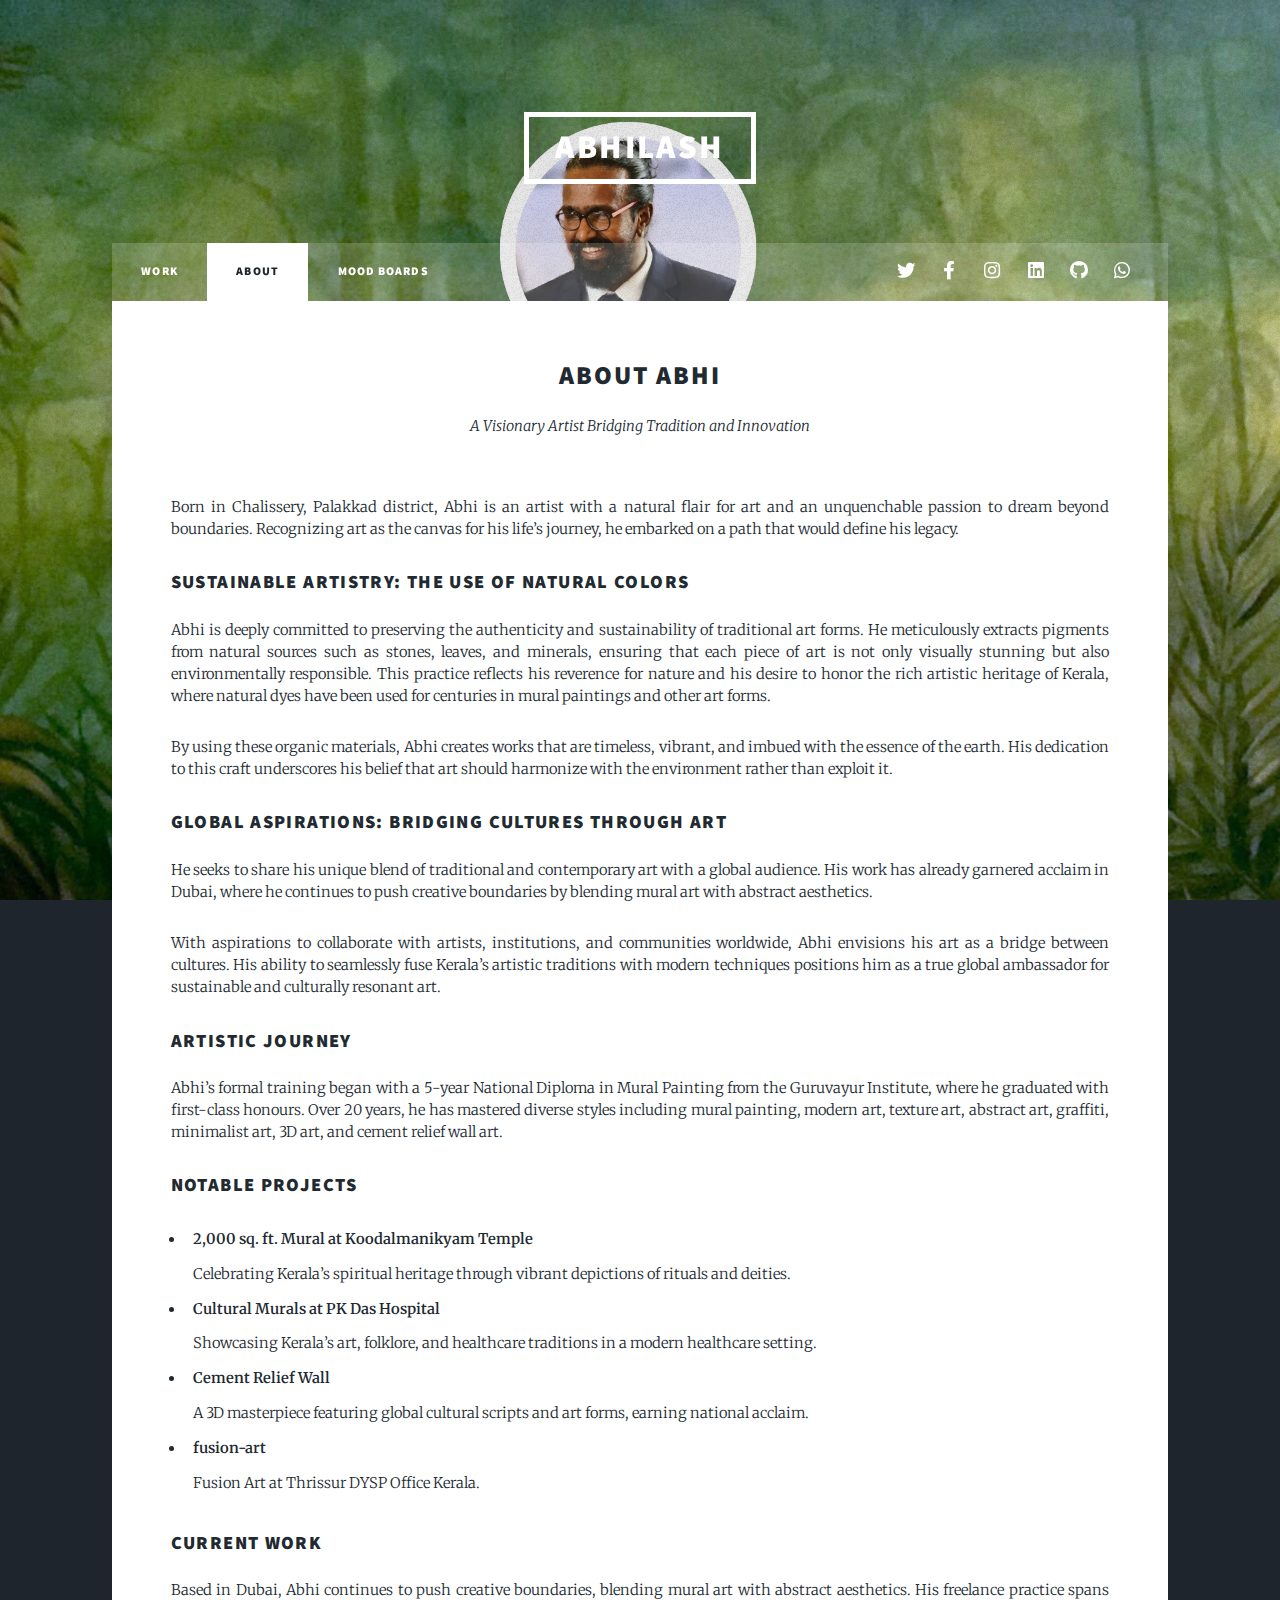
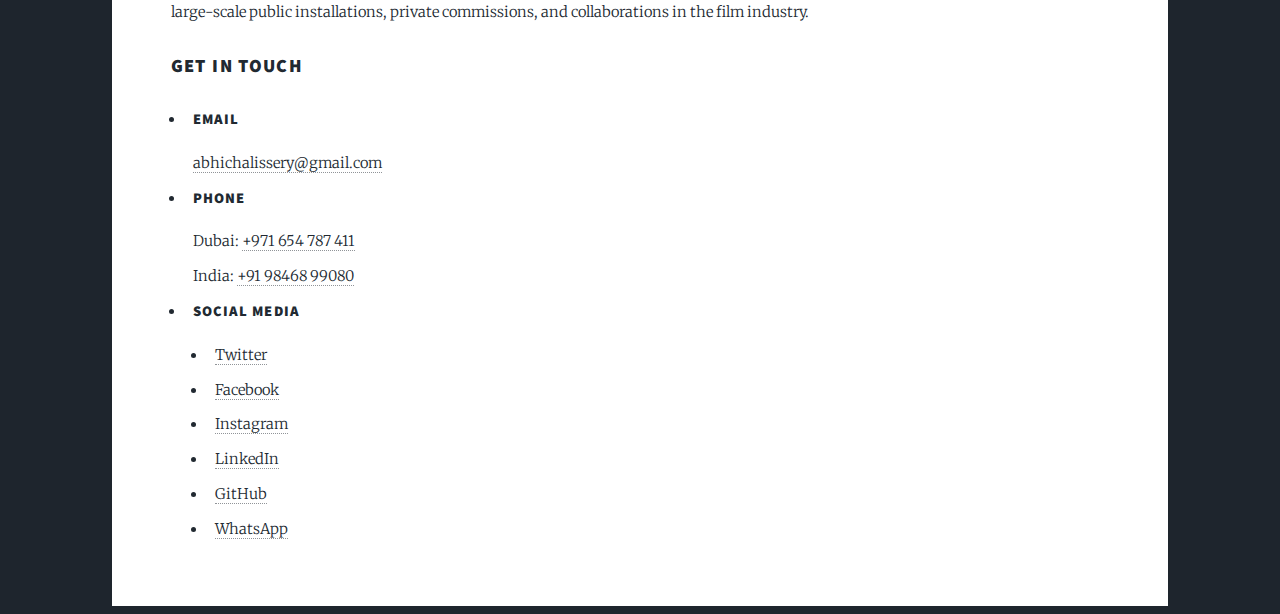
<file: about.html>
<!DOCTYPE HTML>
<html>
<head>
    <title>ABHI THE ARTIST | About</title>
    <meta charset="utf-8" />
    <meta name="viewport" content="width=device-width, initial-scale=1, user-scalable=no" />
    <link rel="stylesheet" href="assets/css/main.css" />
    <noscript><link rel="stylesheet" href="assets/css/noscript.css" /></noscript>
</head>
<body class="is-preload">

<div id="wrapper" class="fade-in">
    <!-- Header -->
    <header id="header">
        <a href="index.html" class="logo">ABHILASH</a>
    </header>

    <!-- Navigation Menu -->
    <nav id="nav">
        <ul class="links">
            <li><a href="index.html">WORK</a></li>
            <li class="active"><a href="about.html">ABOUT</a></li>
            <li><a href="generic.html">MOOD BOARDS</a></li>
        </ul>
        <ul class="icons">
            <li><a href="#" class="icon brands fa-twitter"><span class="label">Twitter</span></a></li>
            <li><a href="#" class="icon brands fa-facebook-f"><span class="label">Facebook</span></a></li>
            <li><a href="https://www.instagram.com/real_madartist/" class="icon brands fa-instagram"><span class="label">Instagram</span></a></li>
            <li><a href="https://in.linkedin.com/in/abhi-chalissery-582a0625b" class="icon brands fa-linkedin"><span class="label">LinkedIn</span></a></li>
            <li><a href="#" class="icon brands fa-github"><span class="label">GitHub</span></a></li>
            <li><a href="https://wa.me/919846899080" class="icon brands fa-whatsapp" target="_blank"><span class="label">WhatsApp</span></a></li>
        </ul>
    </nav>

    <!-- Main Content -->
    <div id="main">
        <section class="wrapper style1">
            <div class="container">
                <!-- Header Section -->
                <header class="major">
                    <h2>About ABHI</h2>
                    <p>A Visionary Artist Bridging Tradition and Innovation</p>
                </header>

 <!-- Intro-->
 <section>
    <h3></h3>
    <p>
        Born in Chalissery, Palakkad district, Abhi is an artist with a natural flair for art and an unquenchable passion to dream beyond boundaries. Recognizing art as the canvas for his life’s journey, he embarked on a path that would define his legacy.
    </p>
    
</section>
                <!-- Commitment to Natural Colors -->
                <section>
                    <h3>Sustainable Artistry: The Use of Natural Colors</h3>
                    <p>
                        Abhi is deeply committed to preserving the authenticity and sustainability of traditional art forms. He meticulously extracts pigments from natural sources such as stones, leaves, and minerals, ensuring that each piece of art is not only visually stunning but also environmentally responsible. This practice reflects his reverence for nature and his desire to honor the rich artistic heritage of Kerala, where natural dyes have been used for centuries in mural paintings and other art forms.
                    </p>
                    <p>
                        By using these organic materials, Abhi creates works that are timeless, vibrant, and imbued with the essence of the earth. His dedication to this craft underscores his belief that art should harmonize with the environment rather than exploit it.
                    </p>
                </section>

                <!-- Visa Application and Global Aspirations -->
                <section>
                    <h3>Global Aspirations: Bridging Cultures Through Art</h3>
                    <p>
                        He seeks to share his unique blend of traditional and contemporary art with a global audience. His work has already garnered acclaim in Dubai, where he continues to push creative boundaries by blending mural art with abstract aesthetics.
                    </p>
                    <p>
                        With aspirations to collaborate with artists, institutions, and communities worldwide, Abhi envisions his art as a bridge between cultures. His ability to seamlessly fuse Kerala’s artistic traditions with modern techniques positions him as a true global ambassador for sustainable and culturally resonant art.
                    </p>
                </section>

                <!-- Career Highlights -->
                <section>
                    <h3>Artistic Journey</h3>
                    <p>
                        Abhi’s formal training began with a 5-year National Diploma in Mural Painting from the Guruvayur Institute, where he graduated with first-class honours. Over 20 years, he has mastered diverse styles including mural painting, modern art, texture art, abstract art, graffiti, minimalist art, 3D art, and cement relief wall art.
                    </p>
                </section>

                <!-- Notable Works -->
                <section>
                    <h3>Notable Projects</h3>
                    <ul class="alt">
                        <li>
                            <strong>2,000 sq. ft. Mural at Koodalmanikyam Temple</strong><br>
                            Celebrating Kerala’s spiritual heritage through vibrant depictions of rituals and deities.
                        </li>
                        <li>
                            <strong>Cultural Murals at PK Das Hospital</strong><br>
                            Showcasing Kerala’s art, folklore, and healthcare traditions in a modern healthcare setting.
                        </li>
                        <li>
                            <strong>Cement Relief Wall </strong><br>
                            A 3D masterpiece featuring global cultural scripts and art forms, earning national acclaim.
                        </li>
                        <li>
                            <strong>fusion-art</strong><br>
                            Fusion Art at Thrissur DYSP Office Kerala.
                        </li>
                    </ul>
                </section>

                <!-- Current Focus -->
                <section>
                    <h3>Current Work</h3>
                    <p>
                        Based in Dubai, Abhi continues to push creative boundaries, blending mural art with abstract aesthetics. His freelance practice spans large-scale public installations, private commissions, and collaborations in the film industry.
                    </p>
                </section>

                <!-- Get in Touch -->
                <section>
                    <h3>Get in Touch</h3>
                    <ul class="contact">
                        <li>
                            <h4>Email</h4>
                            <a href="mailto:Abhichalissery@gmail.com">abhichalissery@gmail.com</a>
                        </li>
                        <li>
                            <h4>Phone</h4>
                            Dubai: <a href="tel:+971654787411">+971 654 787 411</a><br>
                            India: <a href="tel:+919846899080">+91 98468 99080</a>
                        </li>
                        <li>
                            <h4>Social Media</h4>
                            <ul>
                                <li><a href="https://twitter.com" target="_blank">Twitter</a></li>
                                <li><a href="https://facebook.com" target="_blank">Facebook</a></li>
                                <li><a href="https://www.instagram.com/real_madartist/" target="_blank">Instagram</a></li>
                                <li><a href="https://in.linkedin.com/in/abhi-chalissery-582a0625b" target="_blank">LinkedIn</a></li>
                                <li><a href="#" target="_blank">GitHub</a></li>
                                <li><a href="https://wa.me/919846899080" target="_blank">WhatsApp</a></li>
                            </ul>
                        </li>
                    </ul>
                </section>
            </div>
        </section>
    </div>

    <!-- Scripts -->
    <script src="assets/js/jquery.min.js"></script>
    <script src="assets/js/jquery.scrollex.min.js"></script>
    <script src="assets/js/jquery.scrolly.min.js"></script>
    <script src="assets/js/browser.min.js"></script>
    <script src="assets/js/breakpoints.min.js"></script>
    <script src="assets/js/util.js"></script>
    <script src="assets/js/main.js"></script>
</body>
</html>
</file>
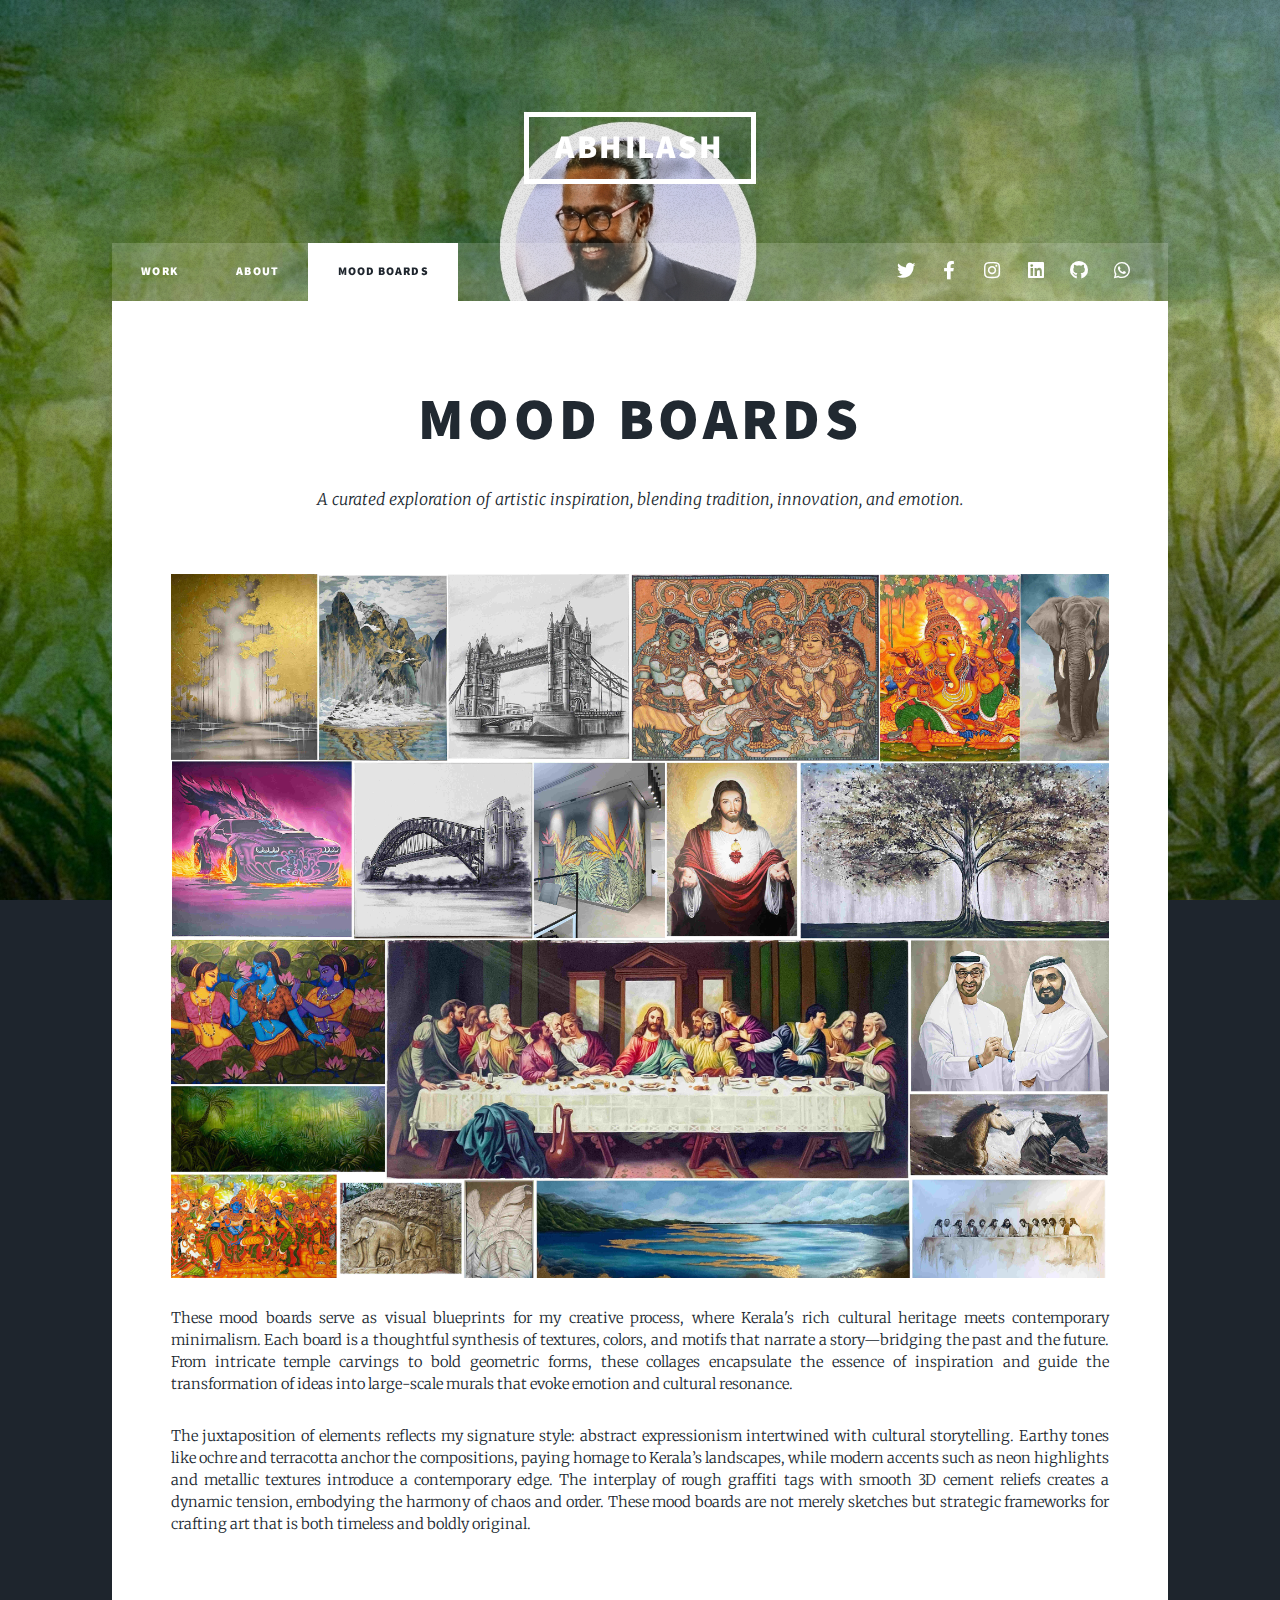
<file: generic.html>
<!DOCTYPE HTML>
<!--
    MOOD BOARD
-->
<html>
    <head>
        <title>MOOD BOARD</title>
        <meta charset="utf-8" />
        <meta name="viewport" content="width=device-width, initial-scale=1, user-scalable=no" />
        <link rel="stylesheet" href="assets/css/main.css" />
        <noscript><link rel="stylesheet" href="assets/css/noscript.css" /></noscript>
    </head>
    <body class="is-preload">

        <!-- Wrapper -->
            <div id="wrapper">

                <!-- Header -->
                    <header id="header">
                        <a href="index.html" class="logo">ABHILASH</a>
                    </header>

                <!-- Nav -->
                <nav id="nav">
                    <ul class="links">
                        <li><a href="index.html">WORK</a></li>
                        <li><a href="about.html">ABOUT</a></li>
                        <li class="active"><a href="generic.html">MOOD BOARDS</a></li> <!-- "active" here -->
                    </ul>
                    <ul class="icons">
                        <li><a href="#" class="icon brands fa-twitter"><span class="label">Twitter</span></a></li>
                        <li><a href="#" class="icon brands fa-facebook-f"><span class="label">Facebook</span></a></li>
                        <li><a href="https://www.instagram.com/real_madartist/" class="icon brands fa-instagram"><span class="label">Instagram</span></a></li>
                        <li><a href="https://in.linkedin.com/in/abhi-chalissery-582a0625b" class="icon brands fa-linkedin"><span class="label">LinkedIn</span></a></li>
                        <li><a href="#" class="icon brands fa-github"><span class="label">GitHub</span></a></li>
                        <li><a href="https://wa.me/919846899080" class="icon brands fa-whatsapp" target="_blank"><span class="label">WhatsApp</span></a></li>
                    </ul>
                    </nav>

                <!-- Main -->
                    <div id="main">

                        <!-- Post -->
                            <section class="post">
                                <header class="major">
                                    <h1>Mood Boards</h1>
                                    <p>A curated exploration of artistic inspiration, blending tradition, innovation, and emotion.</p>
                                </header>
                                <div class="image main"><img src="images/pic01.jpg" alt="" /></div>
                                 <p> </p>
                                <p>These mood boards serve as visual blueprints for my creative process, where Kerala's rich cultural heritage meets contemporary minimalism. Each board is a thoughtful synthesis of textures, colors, and motifs that narrate a story—bridging the past and the future. From intricate temple carvings to bold geometric forms, these collages encapsulate the essence of inspiration and guide the transformation of ideas into large-scale murals that evoke emotion and cultural resonance.</p>
                                <p>The juxtaposition of elements reflects my signature style: abstract expressionism intertwined with cultural storytelling. Earthy tones like ochre and terracotta anchor the compositions, paying homage to Kerala’s landscapes, while modern accents such as neon highlights and metallic textures introduce a contemporary edge. The interplay of rough graffiti tags with smooth 3D cement reliefs creates a dynamic tension, embodying the harmony of chaos and order. These mood boards are not merely sketches but strategic frameworks for crafting art that is both timeless and boldly original.</p>
                            </section>

                    </div>
               
        <!-- Scripts -->
            <script src="assets/js/jquery.min.js"></script>
            <script src="assets/js/jquery.scrollex.min.js"></script>
            <script src="assets/js/jquery.scrolly.min.js"></script>
            <script src="assets/js/browser.min.js"></script>
            <script src="assets/js/breakpoints.min.js"></script>
            <script src="assets/js/util.js"></script>
            <script src="assets/js/main.js"></script>

    </body>
</html>
</file>
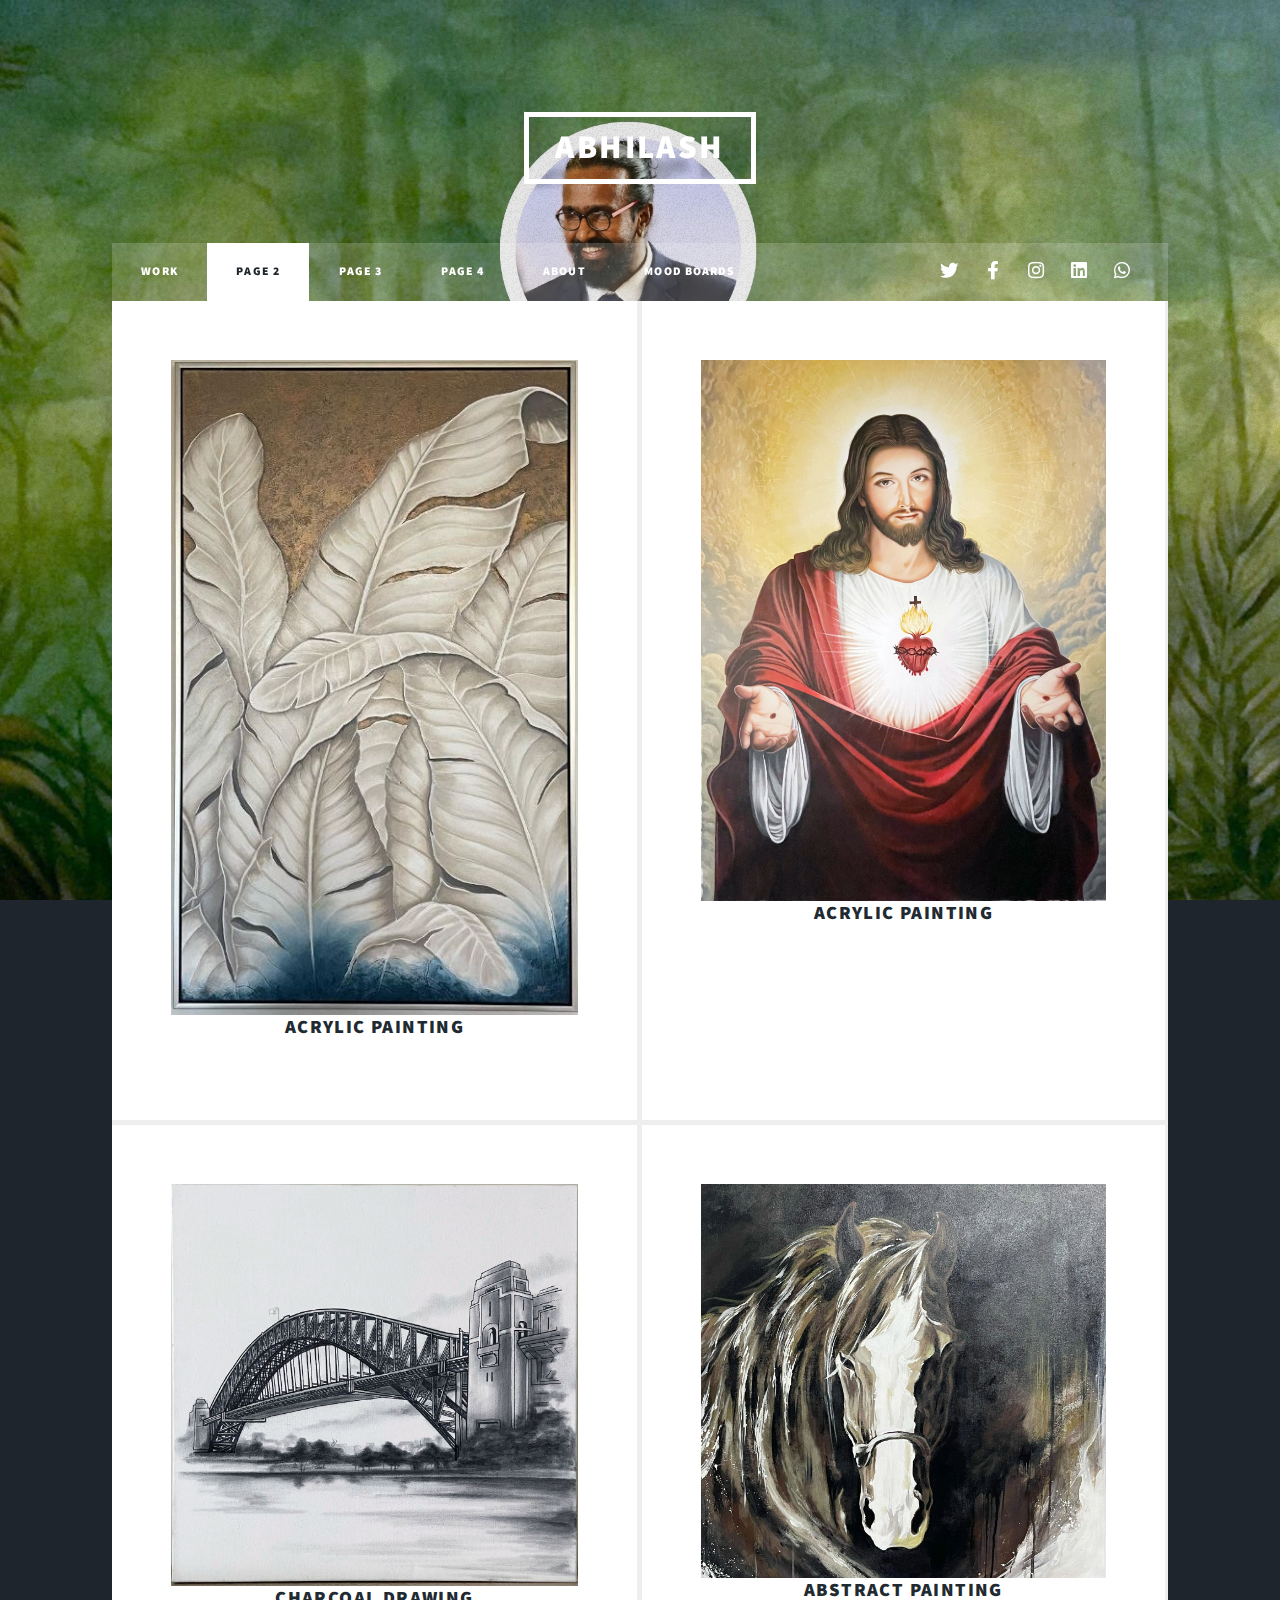
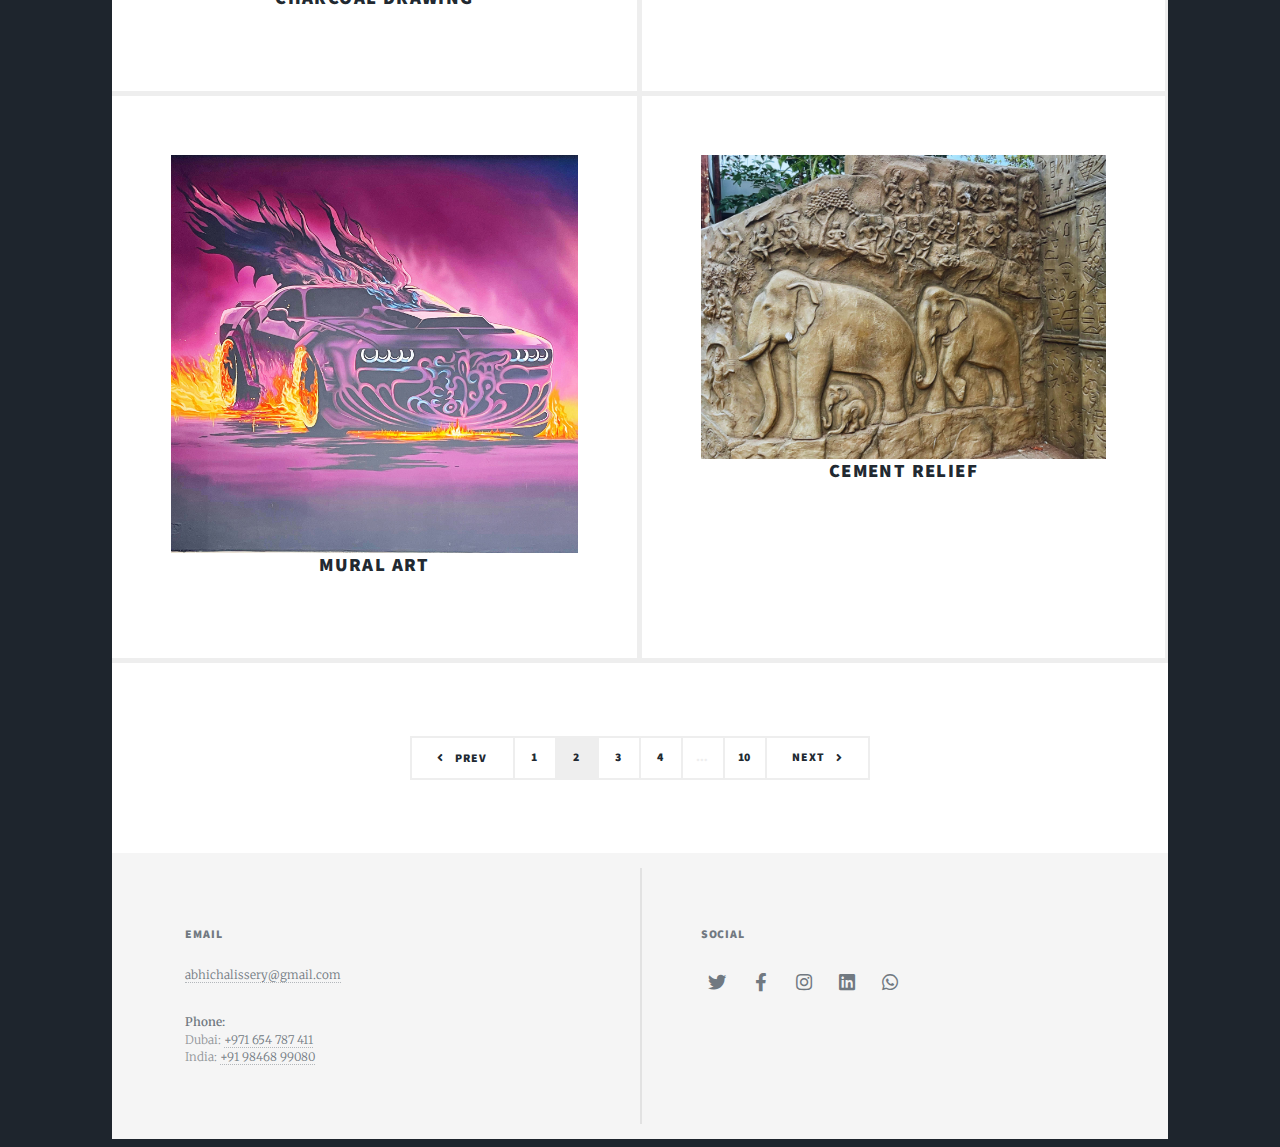
<file: page2.html>
<!DOCTYPE HTML>
<html>
<head>
    <title>ABHI THE ARTIST | Page 2</title>
    <meta charset="utf-8" />
    <meta name="viewport" content="width=device-width, initial-scale=1, user-scalable=no" />
    <link rel="stylesheet" href="assets/css/main.css" />
    <noscript><link rel="stylesheet" href="assets/css/noscript.css" /></noscript>
</head>
<body class="is-preload">
<div id="wrapper" class="fade-in">
    <!-- Header -->
    <header id="header">
        <a href="index.html" class="logo">ABHILASH</a>
    </header>

    <!-- Navigation Menu -->
    <nav id="nav">
        <ul class="links">
            <li><a href="index.html">WORK</a></li>
            <li class="active"><a href="page2.html">Page 2</a></li>
            <li><a href="page3.html">Page 3</a></li>
            <li><a href="page4.html">Page 4</a></li>
            <li><a href="about.html">ABOUT</a></li>
            <li><a href="generic.html">MOOD BOARDS</a></li>
        </ul>
        <ul class="icons">
            <li><a href="https://twitter.com" class="icon brands fa-twitter"><span class="label">Twitter</span></a></li>
            <li><a href="https://facebook.com" class="icon brands fa-facebook-f"><span class="label">Facebook</span></a></li>
            <li><a href="https://www.instagram.com/real_madartist/" class="icon brands fa-instagram"><span class="label">Instagram</span></a></li>
            <li><a href="https://in.linkedin.com/in/abhi-chalissery-582a0625b" class="icon brands fa-linkedin"><span class="label">LinkedIn</span></a></li>
            <li><a href="https://wa.me/919846899080" class="icon brands fa-whatsapp" target="_blank"><span class="label">WhatsApp</span></a></li>
        </ul>
    </nav>

    <!-- Main Content -->
    <div id="main">
        <section class="posts">
            <!-- Article 1 -->
            <article>
                <a href="#" class="image fit"><img src="images/pic08.jpg" alt="" /></a>
                <header>
                    <h2 style="font-size: 14pt;"><a href="#">Acrylic Painting</a></h2>
                </header>
            </article>

            <!-- Article 2 -->
            <article>
                <a href="#" class="image fit"><img src="images/pic10.jpg" alt="" /></a>
                <header>
                    <h2 style="font-size: 14pt;"><a href="#">Acrylic Painting</a></h2>
                </header>
            </article>

            <!-- Article 3 -->
            <article>
                <a href="#" class="image fit"><img src="images/pic12.jpg" alt="" /></a>
                <header>
                    <h2 style="font-size: 14pt;"><a href="#">Charcoal Drawing</a></h2>
                </header>
            </article>

            <!-- Article 4 -->
            <article>
                <a href="#" class="image fit"><img src="images/pic02.jpg" alt="" /></a>
                <header>
                    <h2 style="font-size: 14pt;"><a href="#">abstract Painting</a></h2>
                </header>
            </article>

            <!-- Article 5 -->
            <article>
                <a href="#" class="image fit"><img src="images/pic04.jpg" alt="" /></a>
                <header>
                    <h2 style="font-size: 14pt;"><a href="#">Mural Art</a></h2>
                </header>
            </article>

            <!-- Article 6 -->
            <article>
                <a href="#" class="image fit"><img src="images/pic13.jpg" alt="" /></a>
                <header>
                    <h2 style="font-size: 14pt;"><a href="#">Cement Relief</a></h2>
                </header>
            </article>
        </section>

        <!-- Pagination -->
        <footer class="pagination-footer">
            <div class="pagination">
                <a href="index.html" class="previous">Prev</a>
                <a href="index.html" class="page">1</a>
                <a href="page2.html" class="page active">2</a>
                <a href="page3.html" class="page">3</a>
                <a href="page4.html" class="page">4</a>
                <span class="extra">&hellip;</span>
                <a href="#" class="page">10</a>
                <a href="page3.html" class="next">Next</a>
            </div>
        </footer>
    </div>

    <!-- Footer -->
    <footer id="footer">
        <section>
            <h3>Email</h3>
            <p><a href="mailto:abhichalissery@gmail.com">abhichalissery@gmail.com</a></p>
            <p>
                <strong>Phone:</strong><br>
                Dubai: <a href="tel:+971654787411">+971 654 787 411</a><br>
                India: <a href="tel:+919846899080">+91 98468 99080</a>
            </p>
        </section>
        <section>
            <h3>Social</h3>
            <ul class="icons">
                <li><a href="https://twitter.com" class="icon brands fa-twitter"><span class="label">Twitter</span></a></li>
                <li><a href="https://facebook.com" class="icon brands fa-facebook-f"><span class="label">Facebook</span></a></li>
                <li><a href="https://www.instagram.com/real_madartist/" class="icon brands fa-instagram"><span class="label">Instagram</span></a></li>
                <li><a href="https://in.linkedin.com/in/abhi-chalissery-582a0625b" class="icon brands fa-linkedin"><span class="label">LinkedIn</span></a></li>
                <li><a href="https://wa.me/919846899080" class="icon brands fa-whatsapp" target="_blank"><span class="label">WhatsApp</span></a></li>
            </ul>
        </section>
    </footer>
</div>

<!-- Scripts -->
<script src="assets/js/jquery.min.js"></script>
<script src="assets/js/jquery.scrollex.min.js"></script>
<script src="assets/js/jquery.scrolly.min.js"></script>
<script src="assets/js/browser.min.js"></script>
<script src="assets/js/breakpoints.min.js"></script>
<script src="assets/js/util.js"></script>
<script src="assets/js/main.js"></script>
</body>
</html>
</file>
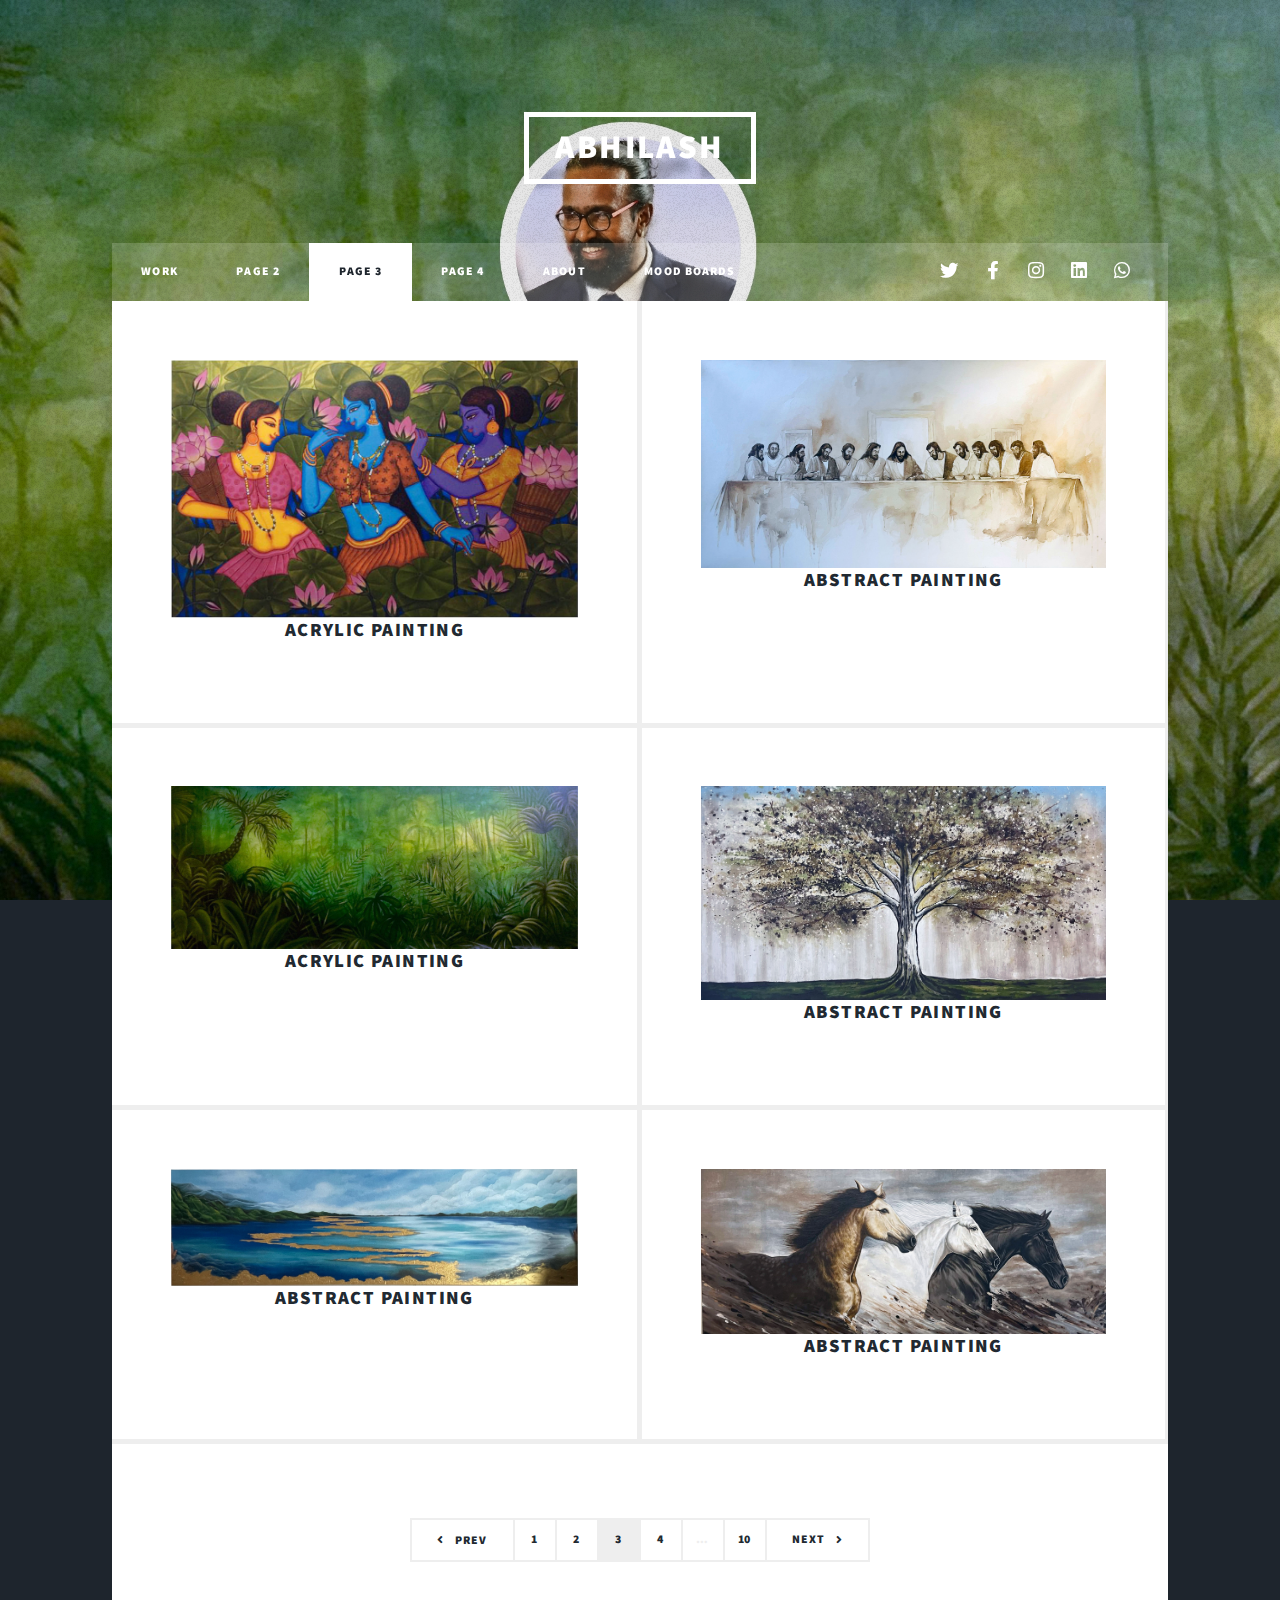
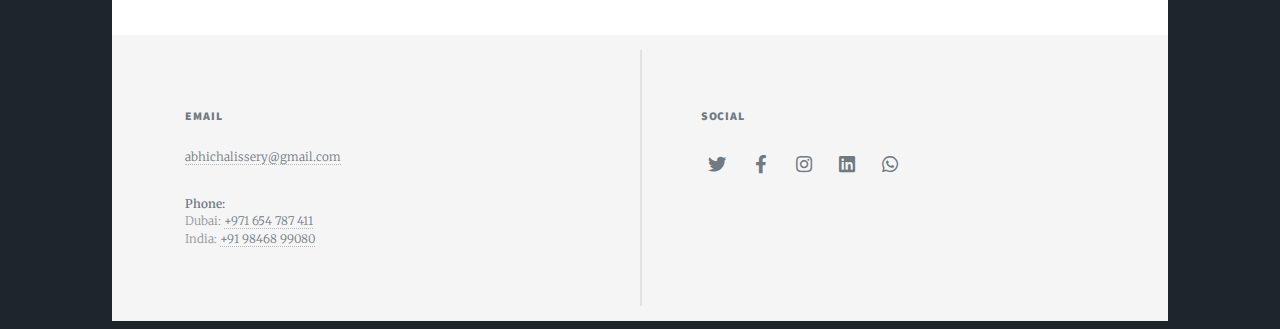
<file: page3.html>
<!DOCTYPE HTML>
<html>
<head>
    <title>ABHI THE ARTIST | Page 3</title>
    <meta charset="utf-8" />
    <meta name="viewport" content="width=device-width, initial-scale=1, user-scalable=no" />
    <link rel="stylesheet" href="assets/css/main.css" />
    <noscript><link rel="stylesheet" href="assets/css/noscript.css" /></noscript>
</head>
<body class="is-preload">
<div id="wrapper" class="fade-in">
    <!-- Header and Navigation -->
    <header id="header">
        <a href="index.html" class="logo">ABHILASH</a>
    </header>

    <!-- Navigation Menu -->
    <nav id="nav">
        <ul class="links">
            <li><a href="index.html">WORK</a></li>
            <li><a href="page2.html">Page 2</a></li>
            <li class="active"><a href="page3.html">Page 3</a></li>
            <li><a href="page4.html">Page 4</a></li>
            <li><a href="about.html">ABOUT</a></li>
            <li><a href="generic.html">MOOD BOARDS</a></li>
        </ul>
        <ul class="icons">
            <li><a href="https://twitter.com" class="icon brands fa-twitter"><span class="label">Twitter</span></a></li>
            <li><a href="https://facebook.com" class="icon brands fa-facebook-f"><span class="label">Facebook</span></a></li>
            <li><a href="https://www.instagram.com/real_madartist/" class="icon brands fa-instagram"><span class="label">Instagram</span></a></li>
            <li><a href="https://in.linkedin.com/in/abhi-chalissery-582a0625b" class="icon brands fa-linkedin"><span class="label">LinkedIn</span></a></li>
            <li><a href="https://wa.me/919846899080" class="icon brands fa-whatsapp" target="_blank"><span class="label">WhatsApp</span></a></li>
        </ul>
    </nav>

    <div id="main">
        <section class="posts">
            <!-- Article 1 -->
            <article>
                <a href="#" class="image fit"><img src="images/pic14.jpg" alt="" /></a>
                <header>
                    <h2 style="font-size: 14pt;"><a href="#">Acrylic Painting</a></h2>
                </header>
            </article>
        
            <!-- Article 2 -->
            <article>
                <a href="#" class="image fit"><img src="images/pic15.jpg" alt="" /></a>
                <header>
                    <h2 style="font-size: 14pt;"><a href="#">Abstract Painting</a></h2>
                </header>
            </article>
             <!-- Article 2 -->
             <article>
                <a href="#" class="image fit"><img src="images/pic16.jpg" alt="" /></a>
                <header>
                    <h2 style="font-size: 14pt;"><a href="#">Acrylic Painting</a></h2>
                </header>
            </article>
             <!-- Article 2 -->
             <article>
                <a href="#" class="image fit"><img src="images/pic17.jpg" alt="" /></a>
                <header>
                    <h2 style="font-size: 14pt;"><a href="#">Abstract Painting</a></h2>
                </header>
            </article>
             <!-- Article 2 -->
             <article>
                <a href="#" class="image fit"><img src="images/pic18.jpg" alt="" /></a>
                <header>
                    <h2 style="font-size: 14pt;"><a href="#">Abstract Painting</a></h2>
                </header>
            </article>
             <!-- Article 2 -->
             <article>
                <a href="#" class="image fit"><img src="images/pic19.jpg" alt="" /></a>
                <header>
                    <h2 style="font-size: 14pt;"><a href="#">Abstract Painting</a></h2>
                </header>
            </article>
        </section>
        <!-- Pagination Section -->
        <footer class="pagination-footer">
            <div class="pagination">
                <a href="page2.html" class="previous">Prev</a>
                <a href="index.html" class="page">1</a>
                <a href="page2.html" class="page">2</a>
                <a href="page3.html" class="page active">3</a>
                <a href="page4.html" class="page">4</a>
                <span class="extra">&hellip;</span>
                <a href="#" class="page">10</a>
                <a href="page4.html" class="next">Next</a> <!-- Remove if no Page 4 -->
            </div>
        </footer>
    </div>

    <!-- Footer -->
    <footer id="footer">
        <section>
            <h3>Email</h3>
            <p><a href="mailto:abhichalissery@gmail.com">abhichalissery@gmail.com</a></p> <!-- Fixed typo: gamil → gmail -->
            <p>
                <strong>Phone:</strong><br>
                Dubai: <a href="tel:+971654787411">+971 654 787 411</a><br>
                India: <a href="tel:+919846899080">+91 98468 99080</a>
            </p>
        </section>
        <section>
            <h3>Social</h3>
            <ul class="icons">
                <li><a href="https://twitter.com" class="icon brands fa-twitter"><span class="label">Twitter</span></a></li>
                <li><a href="https://facebook.com" class="icon brands fa-facebook-f"><span class="label">Facebook</span></a></li>
                <li><a href="https://www.instagram.com/real_madartist/" class="icon brands fa-instagram"><span class="label">Instagram</span></a></li>
                <li><a href="https://in.linkedin.com/in/abhi-chalissery-582a0625b" class="icon brands fa-linkedin"><span class="label">LinkedIn</span></a></li>
                <li><a href="https://wa.me/919846899080" class="icon brands fa-whatsapp" target="_blank"><span class="label">WhatsApp</span></a></li>
            </ul>
        </section>
    </footer>
</div>

<!-- Scripts -->
<script src="assets/js/jquery.min.js"></script>
<script src="assets/js/jquery.scrollex.min.js"></script>
<script src="assets/js/jquery.scrolly.min.js"></script>
<script src="assets/js/browser.min.js"></script>
<script src="assets/js/breakpoints.min.js"></script>
<script src="assets/js/util.js"></script>
<script src="assets/js/main.js"></script>

<script>
ddocument.addEventListener('DOMContentLoaded', function() {
    // Pagination code (if needed)
    // Read More functionality (only if not in main.js)
    document.querySelectorAll('.read-more').forEach(button => {
        button.addEventListener('click', function() {
            const article = this.closest('article');
            article.classList.toggle('article-expanded');
            this.textContent = this.textContent === 'Read More' ? 'Read Less' : 'Read More';
        });
    });

    // Read More functionality
    document.querySelectorAll('.read-more').forEach(button => {
        button.addEventListener('click', function() {
            const article = this.closest('article');
            article.classList.toggle('article-expanded');
            this.textContent = this.textContent === 'Read More' ? 'Read Less' : 'Read More';
        });
    });
});
</script>
</body>
</html>
</file>
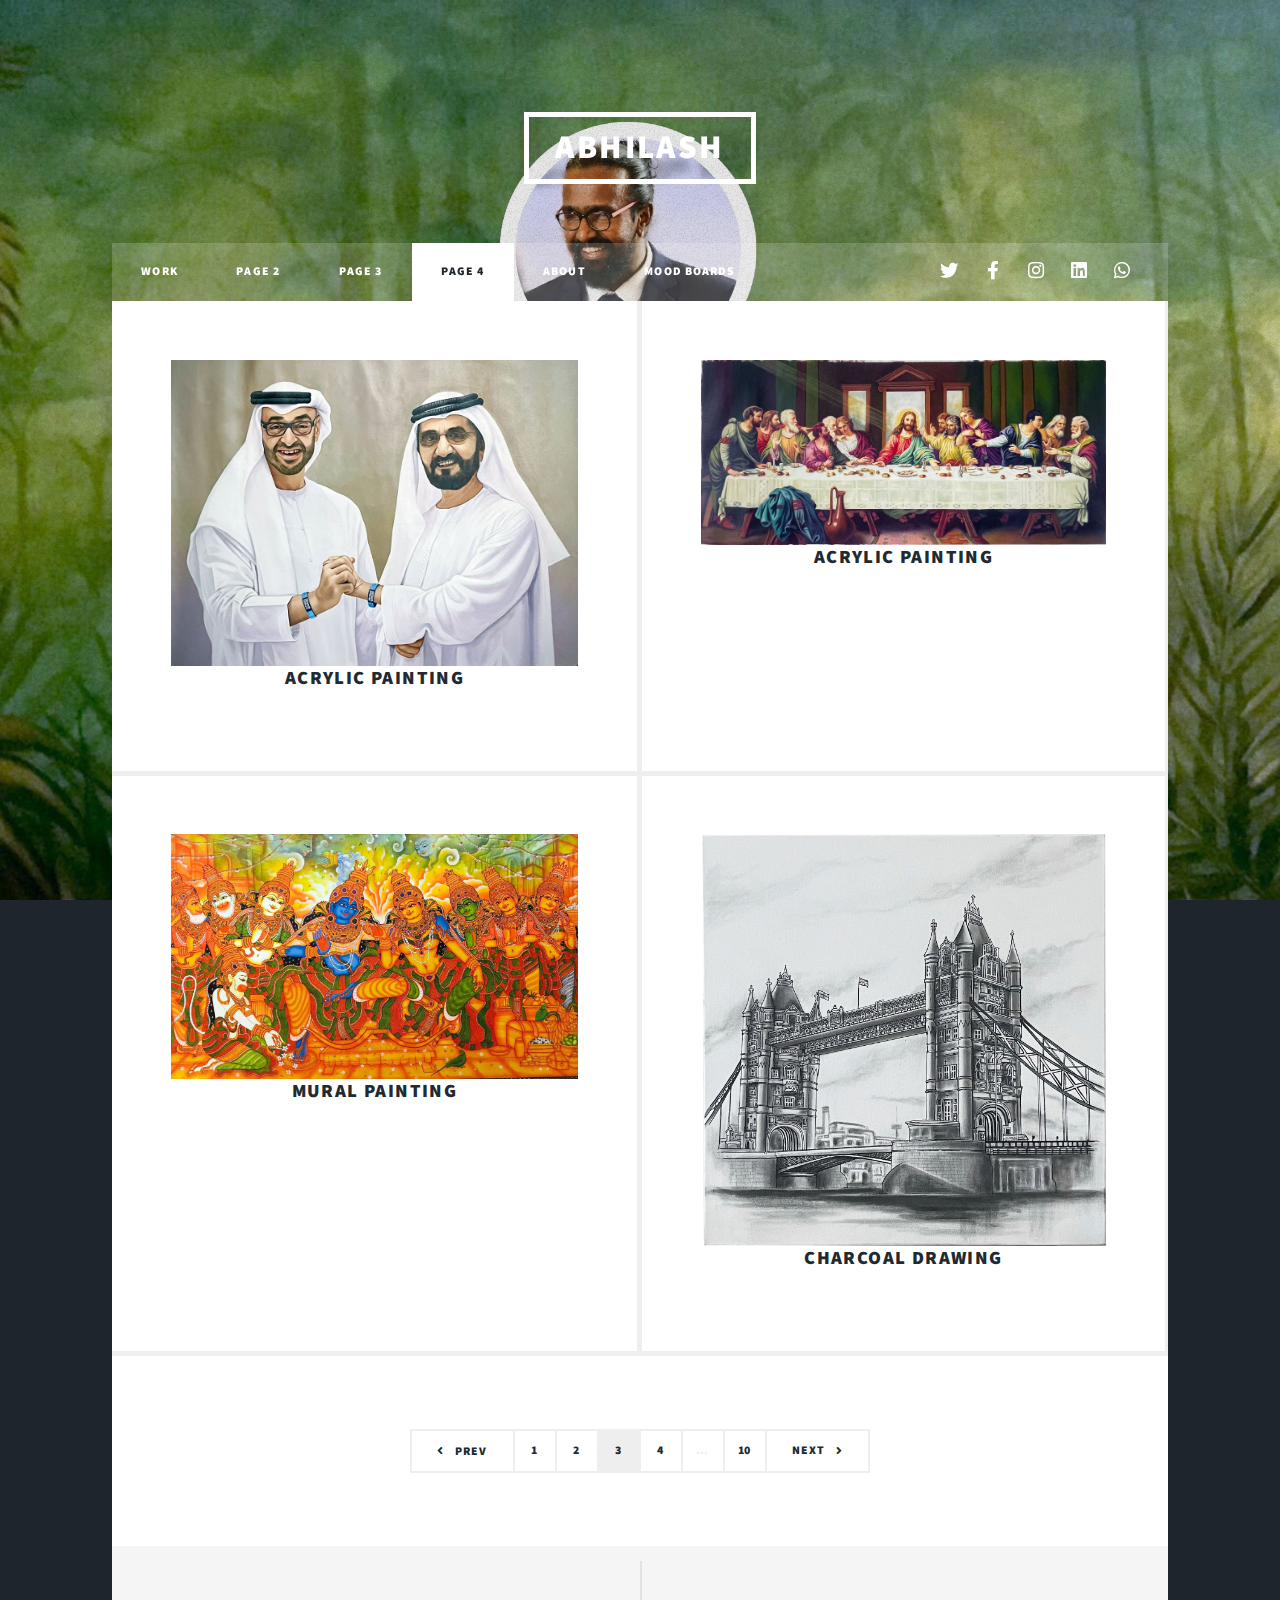
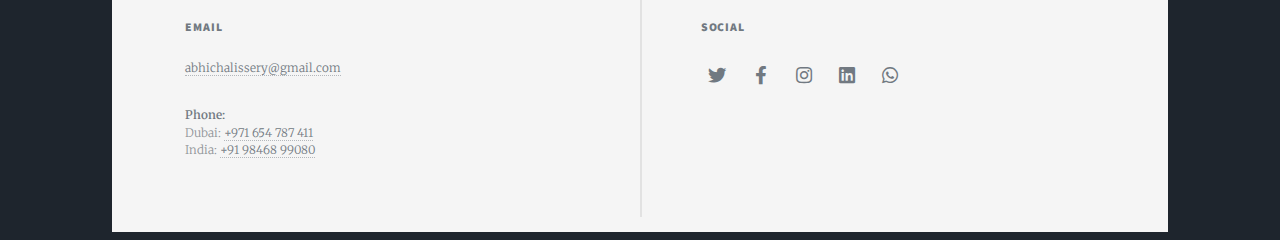
<file: page4.html>
<!DOCTYPE HTML>
<html>
<head>
    <title>ABHI THE ARTIST | Page 3</title>
    <meta charset="utf-8" />
    <meta name="viewport" content="width=device-width, initial-scale=1, user-scalable=no" />
    <link rel="stylesheet" href="assets/css/main.css" />
    <noscript><link rel="stylesheet" href="assets/css/noscript.css" /></noscript>
</head>
<body class="is-preload">
<div id="wrapper" class="fade-in">
    <!-- Header and Navigation -->
    <header id="header">
        <a href="index.html" class="logo">ABHILASH</a>
    </header>
  
    <!-- Navigation Menu -->
    <nav id="nav">
        <ul class="links">
            <li><a href="index.html">WORK</a></li>
            <li><a href="page2.html">Page 2</a></li>
            <li><a href="page3.html">Page 3</a></li>
            <li class="active"><a href="page4.html">Page 4</a></li>
            <li><a href="about.html">ABOUT</a></li>
            <li><a href="generic.html">MOOD BOARDS</a></li>
        </ul>
        <ul class="icons">
            <li><a href="https://twitter.com" class="icon brands fa-twitter"><span class="label">Twitter</span></a></li>
            <li><a href="https://facebook.com" class="icon brands fa-facebook-f"><span class="label">Facebook</span></a></li>
            <li><a href="https://www.instagram.com/real_madartist/" class="icon brands fa-instagram"><span class="label">Instagram</span></a></li>
            <li><a href="https://in.linkedin.com/in/abhi-chalissery-582a0625b" class="icon brands fa-linkedin"><span class="label">LinkedIn</span></a></li>
            <li><a href="https://wa.me/919846899080" class="icon brands fa-whatsapp" target="_blank"><span class="label">WhatsApp</span></a></li>
        </ul>
    </nav>

    <div id="main">
        <section class="posts">
            <!-- Article 1 -->
            <article>
                <a href="#" class="image fit"><img src="images/pic20.jpg" alt="" /></a>
                <header>
                    <h2 style="font-size: 14pt;"><a href="#">Acrylic Painting</a></h2>
                </header>
            </article>
        
            <!-- Article 2 -->
            <article>
                <a href="#" class="image fit"><img src="images/pic21.jpg" alt="" /></a>
                <header>
                    <h2 style="font-size: 14pt;"><a href="#">Acrylic Painting</a></h2>
                </header>
            </article>
             <!-- Article 2 -->
             <article>
                <a href="#" class="image fit"><img src="images/pic22.jpg" alt="" /></a>
                <header>
                    <h2 style="font-size: 14pt;"><a href="#">Mural Painting</a></h2>
                </header>
            </article>
            <article>
                <a href="#" class="image fit"><img src="images/pic07.jpg" alt="" /></a>
                <header>
                    <h2 style="font-size: 14pt;"><a href="#">Charcoal Drawing</a></h2>
                </header>
            </article>
            </article>
        </section>
        <!-- Pagination Section -->
        <footer class="pagination-footer">
            <div class="pagination">
                <a href="page3.html" class="previous">Prev</a>
                <a href="index.html" class="page">1</a>
                <a href="page2.html" class="page">2</a>
                <a href="page3.html" class="page active">3</a>
                <a href="page4.html" class="page">4</a>
                <span class="extra">&hellip;</span>
                <a href="#" class="page">10</a>
                <a href="index.html" class="next">Next</a> <!-- Remove if no Page 4 -->
            </div>
        </footer>
    </div>

    <!-- Footer -->
    <footer id="footer">
        <section>
            <h3>Email</h3>
            <p><a href="mailto:abhichalissery@gmail.com">abhichalissery@gmail.com</a></p> <!-- Fixed typo: gamil → gmail -->
            <p>
                <strong>Phone:</strong><br>
                Dubai: <a href="tel:+971654787411">+971 654 787 411</a><br>
                India: <a href="tel:+919846899080">+91 98468 99080</a>
            </p>
        </section>
        <section>
            <h3>Social</h3>
            <ul class="icons">
                <li><a href="https://twitter.com" class="icon brands fa-twitter"><span class="label">Twitter</span></a></li>
                <li><a href="https://facebook.com" class="icon brands fa-facebook-f"><span class="label">Facebook</span></a></li>
                <li><a href="https://www.instagram.com/real_madartist/" class="icon brands fa-instagram"><span class="label">Instagram</span></a></li>
                <li><a href="https://in.linkedin.com/in/abhi-chalissery-582a0625b" class="icon brands fa-linkedin"><span class="label">LinkedIn</span></a></li>
                <li><a href="https://wa.me/919846899080" class="icon brands fa-whatsapp" target="_blank"><span class="label">WhatsApp</span></a></li>
            </ul>
        </section>
    </footer>
</div>

<!-- Scripts -->
<script src="assets/js/jquery.min.js"></script>
<script src="assets/js/jquery.scrollex.min.js"></script>
<script src="assets/js/jquery.scrolly.min.js"></script>
<script src="assets/js/browser.min.js"></script>
<script src="assets/js/breakpoints.min.js"></script>
<script src="assets/js/util.js"></script>
<script src="assets/js/main.js"></script>

<script>
ddocument.addEventListener('DOMContentLoaded', function() {
    // Pagination code (if needed)
    // Read More functionality (only if not in main.js)
    document.querySelectorAll('.read-more').forEach(button => {
        button.addEventListener('click', function() {
            const article = this.closest('article');
            article.classList.toggle('article-expanded');
            this.textContent = this.textContent === 'Read More' ? 'Read Less' : 'Read More';
        });
    });

    // Read More functionality
    document.querySelectorAll('.read-more').forEach(button => {
        button.addEventListener('click', function() {
            const article = this.closest('article');
            article.classList.toggle('article-expanded');
            this.textContent = this.textContent === 'Read More' ? 'Read Less' : 'Read More';
        });
    });
});
</script>
</body>
</html>
</file>
<file: assets/css/main.css>
@import url(fontawesome-all.min.css);
@import url("https://fonts.googleapis.com/css?family=Merriweather:300,700,300italic,700italic|Source+Sans+Pro:900");

/*
	Massively by HTML5 UP
	html5up.net | @ajlkn
	Free for personal and commercial use under the CCA 3.0 license (html5up.net/license)
*/

html, body, div, span, applet, object,
iframe, h1, h2, h3, h4, h5, h6, p, blockquote,
pre, a, abbr, acronym, address, big, cite,
code, del, dfn, em, img, ins, kbd, q, s, samp,
small, strike, strong, sub, sup, tt, var, b,
u, i, center, dl, dt, dd, ol, ul, li, fieldset,
form, label, legend, table, caption, tbody,
tfoot, thead, tr, th, td, article, aside,<!DOCTYPE HTML>
<html>
	<head>
		<title>ABHI THE ARTIST</title>
		<meta charset="utf-8" />
		<meta name="viewport" content="width=device-width, initial-scale=1, user-scalable=no" />
		<link rel="stylesheet" href="assets/css/main.css" />
		<noscript><link rel="stylesheet" href="assets/css/noscript.css" /></noscript>
	</head>
	<body class="is-preload">

		<!-- Wrapper -->
			<div id="wrapper" class="fade-in">

				<div id="intro">
					<h1>ABHI</h1> <!-- Your name -->
					<p>Artist with a natural flair</p> <!-- Your tagline -->
					<ul class="actions">
					  <li><a href="#header" class="button icon solid solo fa-arrow-down scrolly">Continue</a></li>
					</ul>
				  </div>
				<!-- Header -->
					<header id="header">
						<a href="index.html" class="logo">Natural Artist</a>
					</header>

					<nav id="nav">
						<ul class="links">
							<li class="active"><a href="index.html">WORK</a></li>
							<li><a href="about.html">ABOUT</a></li>
							<li><a href="generic.html">MOOD BOARDS</a></li>
							<li><a href="elements.html">APPRECIATION</a></li>
						</ul>
						<ul class="icons">
							<li><a href="#" class="icon brands fa-twitter"><span class="label">Twitter</span></a></li>
							<li><a href="#" class="icon brands fa-facebook-f"><span class="label">Facebook</span></a></li>
							<li><a href="https://www.instagram.com/real_madartist/" class="icon brands fa-instagram"><span class="label">Instagram</span></a></li>
							<li><a href="https://in.linkedin.com/in/abhi-chalissery-582a0625b" class="icon brands fa-linkedin"><span class="label">LinkedIn</span></a></li>
							<li><a href="#" class="icon brands fa-github"><span class="label">GitHub</span></a></li>
							<li><a href="https://wa.me/919846899080" class="icon brands fa-whatsapp" target="_blank"><span class="label">WhatsApp</span></a></li>
						</ul>
					</nav>

				<!-- Main -->
					<div id="main">

						<!-- Featured Post -->
						<article class="post featured">
							<a href="#" class="image main"><img src="images/project1.jpg" alt="" /></a> <!-- Replace with your image -->
							<header class="major">
							  <h2><a href="#">MY PROJECTS</a></h2>
							  <p>Mad Ideas.</p>
							</header>
						  </article>

						<!-- Posts -->
							<section class="posts">
								<article>
									<header>
										<span class="date">April 24, 2017</span>
										<h2><a href="#">Horse Abstract</a></h2>
									</header>
									<a href="#" class="image fit"><img src="images/pic02.jpg" alt="" /></a>
									<!-- Step 1: Add teaser (visible text) -->
									<p class="teaser">The artwork presents an abstract depiction of a horse, rendered in bold, sweeping brushstrokes that emphasize dynamic movement.</p>
									<!-- Step 2: Add hidden content -->
									<div class="hidden-content">
										<p>The color palette consists of deep blacks and fiery reds, suggesting both power and passion. The horse’s form is fragmented yet fluid, capturing the essence of speed and agility without adhering strictly to anatomical accuracy. Its elongated limbs and arched neck convey a sense of tension and vitality, evoking the spirit of untamed freedom often associated with these majestic animals.</p>
									</div>
									<!-- Step 3: Add "Read More" button -->
									<ul class="actions special">
										<li><button class="read-more">Read More</button></li>
									</ul>
								</article>
								
								<article>
									<header>
										<span class="date">April 22, 2017</span>
										<h2><a href="#">Acrylic Painting</a></h2>
									</header>
									<a href="#" class="image fit"><img src="images/pic03.jpg" alt="" /></a>
									<!-- Step 1: Add teaser (visible text) -->
									<p class="teaser">This acrylic painting beautifully captures the essence of an elephant in a striking and lifelike manner.</p>
									<!-- Step 2: Add hidden content -->
									<div class="hidden-content">
										<p>The artist has masterfully used shades of gray and brown to depict the elephant's textured skin, with intricate details that highlight the wrinkles and folds, giving it a highly realistic appearance. The elephant's large, expressive eyes convey a sense of wisdom and calmness, while its prominent tusks add to its majestic presence. The background features a serene landscape with soft blue skies and distant trees, creating a peaceful and natural setting for the elephant. The subtle blending of colors in the background contrasts nicely with the detailed rendering of the elephant, making it the focal point of the composition. The overall effect is one of tranquility and reverence for this magnificent creature, inviting viewers to appreciate the beauty and grandeur of nature.</p>
									</div>
									<!-- Step 3: Add "Read More" button -->
									<ul class="actions special">
										<li><button class="read-more">Read More</button></li>
									</ul>
								</article>
								
								<article>
									<header>
										<span class="date">April 18, 2017</span>
										<h2><a href="#">Mural Art</a></h2>
									</header>
									<a href="#" class="image fit"><img src="images/pic04.jpg" alt="" /></a>
									<!-- Step 1: Add teaser (visible text) -->
									<p class="teaser">This mural art is a captivating and dynamic piece that combines elements of fantasy and modernity.</p>
									<!-- Step 2: Add hidden content -->
									<div class="hidden-content">
										<p>The central focus is a sleek, futuristic car with a bold and aggressive design, painted in vibrant shades of purple and pink. The car appears to be emerging from or surrounded by intense flames, which are depicted with vivid oranges and yellows, adding a sense of power and energy to the scene. Above the car, a majestic dragon soars through the air, its wings spread wide and its body flowing with fluid motion. The dragon is rendered in similar hues of purple and pink, creating a harmonious color palette that ties the entire composition together. The background features a gradient of deep purples and pinks, enhancing the otherworldly atmosphere of the mural. The combination of the fiery car, the mythical dragon, and the surreal colors creates a striking visual narrative that evokes themes of speed, strength, and fantasy. The mural's bold lines and dramatic contrasts make it a visually stunning and memorable piece of art.</p>
									</div>
									<!-- Step 3: Add "Read More" button -->
									<ul class="actions special">
										<li><button class="read-more">Read More</button></li>
									</ul>
								</article>
								
								<article>
									<header>
										<span class="date">April 14, 2017</span>
										<h2><a href="#">Texture Painting</a></h2>
									</header>
									<a href="#" class="image fit"><img src="images/pic05.jpg" alt="" /></a>
									<!-- Step 1: Add teaser (visible text) -->
									<p class="teaser">This texture painting is a captivating blend of abstract and natural elements, creating a visually striking composition.</p>
									<!-- Step 2: Add hidden content -->
									<div class="hidden-content">
										<p>The dominant feature of the artwork is the use of gold paint, which has been applied in thick, textured strokes that create a sense of depth and movement. The gold appears to be dripping or cascading down the canvas, forming organic patterns that resemble leaves or branches. The background is a soft, neutral gray, which provides a subtle contrast to the vibrant gold. This contrast enhances the luminosity of the gold and makes it stand out even more prominently. The lower part of the painting features horizontal lines that suggest a horizon or a body of water, adding a sense of grounding to the otherwise abstract piece. The overall effect is one of elegance and sophistication, with the gold evoking feelings of luxury and opulence. The texture of the paint adds a tactile quality to the artwork, inviting viewers to not only look at it but also imagine touching its surface. This painting would make a stunning focal point in any space, adding a touch of glamour and artistic flair.</p>
									</div>
									<!-- Step 3: Add "Read More" button -->
									<ul class="actions special">
										<li><button class="read-more">Read More</button></li>
									</ul>
								</article>
								
								<article>
									<header>
										<span class="date">April 11, 2017</span>
										<h2><a href="#">Texture Painting</a></h2>
									</header>
									<a href="#" class="image fit"><img src="images/pic06.jpg" alt="" /></a>
									<!-- Step 1: Add teaser (visible text) -->
									<p class="teaser">This texture painting is a breathtaking depiction of a mountainous landscape, rendered with remarkable detail and depth.</p>
									<!-- Step 2: Add hidden content -->
									<div class="hidden-content">
										<p>The artist has skillfully used various shades of gray, brown, and white to create the rugged terrain of the mountains, which are covered in patches of snow. The texture of the paint adds a three-dimensional quality to the artwork, making the mountains appear almost tangible. The sky above the mountains is filled with fluffy white clouds, adding a sense of lightness and contrast to the heavy, earthy tones of the mountains. The lower part of the painting features a body of water that reflects the mountains and the sky, creating a mirror-like effect that enhances the overall composition. The reflection in the water is slightly distorted, giving it a dreamy and ethereal quality. The use of gold accents on the mountains adds a touch of warmth and richness to the otherwise cool color palette, creating a harmonious balance between the different elements of the painting. This artwork captures the grandeur and majesty of nature, inviting viewers to lose themselves in its serene and awe-inspiring beauty.</p>
									</div>
									<!-- Step 3: Add "Read More" button -->
									<ul class="actions special">
										<li><button class="read-more">Read More</button></li>
									</ul>
								</article>
								
								<article>
									<header>
										<span class="date">April 7, 2017</span>
										<h2><a href="#">Acrylic Painting</a></h2>
									</header>
									<a href="#" class="image fit"><img src="images/pic07.jpg" alt="" /></a>
									<!-- Step 1: Add teaser (visible text) -->
									<p class="teaser">This acrylic painting is a masterful and respectful portrayal of His Highness Sheikh Mohammed Bin Rashid Al Maktoum.</p>
									<!-- Step 2: Add hidden content -->
									<div class="hidden-content">
										<p>The artwork beautifully captures his iconic presence, dressed in traditional Emirati attire—a pristine white keffiyeh secured with a black agal, and a flowing white thobe. The artist has paid meticulous attention to detail, rendering Sheikh Mohammed’s features with remarkable precision. His warm, approachable smile, framed by his glasses and beard, exudes wisdom, leadership, and humility. The subtle shading and textures bring depth to the portrait, highlighting the intricate folds of the keffiyeh and the fine details of his expression. Set against a neutral beige background, the focus remains entirely on Sheikh Mohammed, emphasizing his significance as a visionary leader and statesman. The soft color palette enhances the sense of reverence and calm, while the lifelike quality of the painting reflects the artist's skill in capturing not only his physical likeness but also the essence of his character—strength, compassion, and determination. This piece serves as both an artistic tribute and a celebration of Sheikh Mohammed’s enduring legacy as a global leader, humanitarian, and symbol of progress for the UAE and beyond. It is a fitting homage to a man who embodies innovation, culture, and unity.</p>
									</div>
									<!-- Step 3: Add "Read More" button -->
									<ul class="actions special">
										<li><button class="read-more">Read More</button></li>
									</ul>
								</article>
							</section>

						<!-- Footer -->
						<footer>
							<div class="pagination">
							  <a href="#" class="previous">Prev</a>
							  <a href="#" class="page active">1</a>
							  <a href="page2.html" class="page">2</a>
							  <a href="page3.html" class="page">3</a>
							  <span class="extra">&hellip;</span>
							  <a href="#" class="page">10</a>
							  <a href="page2.html" class="next">Next</a>
							</div>
						  </footer>
				<!-- Footer -->
				<footer id="footer">
					<section>
						<h3>Email</h3>
						<p><a href="mailto:Abhichalissery@gmail.com">Abhichalissery@gmail.com</a></p>
						<p>
							<strong>Phone:</strong><br>
							Dubai: <a href="tel:+971654787411">+971 654 787 411</a><br>
							India: <a href="tel:+919846899080">+91 98468 99080</a>
						</p>
					</section>
					<section>
						<h3>Social</h3>
						<ul class="icons">
							<li><a href="https://twitter.com" class="icon brands fa-twitter"><span class="label">Twitter</span></a></li>
							<li><a href="https://facebook.com" class="icon brands fa-facebook-f"><span class="label">Facebook</span></a></li>
							<li><a href="https://www.instagram.com/real_madartist/" class="icon brands fa-instagram"><span class="label">Instagram</span></a></li>
							<li><a href="https://in.linkedin.com/in/abhi-chalissery-582a0625b" class="icon brands fa-linkedin"><span class="label">LinkedIn</span></a></li>
							<li><a href="#" class="icon brands fa-github"><span class="label">GitHub</span></a></li>
							<li><a href="https://wa.me/919846899080" class="icon brands fa-whatsapp" target="_blank"><span class="label">WhatsApp</span></a></li>
						</ul>
					</section>
				</footer>

				


		<!-- Scripts -->
			<script src="assets/js/jquery.min.js"></script>
			<script src="assets/js/jquery.scrollex.min.js"></script>
			<script src="assets/js/jquery.scrolly.min.js"></script>
			<script src="assets/js/browser.min.js"></script>
			<script src="assets/js/breakpoints.min.js"></script>
			<script src="assets/js/util.js"></script>
			<script src="assets/js/main.js"></script>

	</body>
</html>

canvas, details, embed, figure, figcaption,
footer, header, hgroup, menu, nav, output, ruby,
section, summary, time, mark, audio, video {
	margin: 0;
	padding: 0;
	border: 0;
	font-size: 100%;
	font: inherit;
	vertical-align: baseline;}

article, aside, details, figcaption, figure,
footer, header, hgroup, menu, nav, section {
	display: block;}

body {
	line-height: 1;
}

ol, ul {
	list-style: none;
}

blockquote, q {
	quotes: none;
}

	blockquote:before, blockquote:after, q:before, q:after {
		content: '';
		content: none;
	}

table {
	border-collapse: collapse;
	border-spacing: 0;
}

body {
	-webkit-text-size-adjust: none;
}

mark {
	background-color: transparent;
	color: inherit;
}

input::-moz-focus-inner {
	border: 0;
	padding: 0;
}

input, select, textarea {
	-moz-appearance: none;
	-webkit-appearance: none;
	-ms-appearance: none;
	appearance: none;
}

/* Basic */

	@-ms-viewport {
		width: device-width;
	}

	body {
		-ms-overflow-style: scrollbar;
	}

	@media screen and (max-width: 480px) {

		html, body {
			min-width: 320px;
		}

	}

	html {
		box-sizing: border-box;
	}

	*, *:before, *:after {
		box-sizing: inherit;
	}

	body {
		background-color: #1e252d;
	}

		body.is-preload *, body.is-preload *:before, body.is-preload *:after {
			-moz-animation: none !important;
			-webkit-animation: none !important;
			-ms-animation: none !important;
			animation: none !important;
			-moz-transition: none !important;
			-webkit-transition: none !important;
			-ms-transition: none !important;
			transition: none !important;
		}

/* Type */

	html {
		font-size: 16pt;
	}

		@media screen and (max-width: 1680px) {

			html {
				font-size: 12pt;
			}

		}

		@media screen and (max-width: 1280px) {

			html {
				font-size: 11pt;
			}

		}

		@media screen and (max-width: 360px) {

			html {
				font-size: 10pt;
			}

		}

	body {
		color: #212931;
	}

	body, input, select, textarea {
		font-family: "Merriweather", Georgia, serif;
		font-weight: 300;
		font-size: 1rem;
		line-height: 2.375;
	}

	a {
		-moz-transition: color 0.2s ease-in-out, background-color 0.2s ease-in-out, border-color 0.2s ease-in-out, box-shadow 0.2s ease-in-out;
		-webkit-transition: color 0.2s ease-in-out, background-color 0.2s ease-in-out, border-color 0.2s ease-in-out, box-shadow 0.2s ease-in-out;
		-ms-transition: color 0.2s ease-in-out, background-color 0.2s ease-in-out, border-color 0.2s ease-in-out, box-shadow 0.2s ease-in-out;
		transition: color 0.2s ease-in-out, background-color 0.2s ease-in-out, border-color 0.2s ease-in-out, box-shadow 0.2s ease-in-out;
		border-bottom: dotted 1px;
		text-decoration: none;
	}

		a:hover {
			border-bottom-color: transparent;
		}

	strong, b {
		font-weight: 600;
	}

	em, i {
		font-style: italic;
	}

	p {
		text-align: justify;
		margin: 0 0 2rem 0;
	}

	h1, h2, h3, h4, h5, h6 {
		font-family: "Source Sans Pro", Helvetica, sans-serif;
		font-weight: 900;
		line-height: 1.5;
		letter-spacing: 0.075em;
		text-transform: uppercase;
		margin: 0 0 1rem 0;
	}

		h1 a, h2 a, h3 a, h4 a, h5 a, h6 a {
			border-bottom: 0;
			color: inherit;
			text-decoration: none;
		}

	h1 {
		font-size: 4rem;
		line-height: 1.1;
		margin: 0 0 2rem 0;
	}

	h2 {
		font-size: 1.75rem;
		line-height: 1.3;
		margin: 0 0 1.5rem 0;
	}

	h3 {
		font-size: 1.25rem;
		margin: 0 0 1.5rem 0;
	}

	h4 {
		font-size: 1rem;
	}

	h5 {
		font-size: 0.9rem;
	}

	h6 {
		font-size: 0.8rem;
	}

	sub {
		font-size: 0.8rem;
		position: relative;
		top: 0.5rem;
	}

	sup {
		font-size: 0.8rem;
		position: relative;
		top: -0.5rem;
	}

	blockquote {
		border-left: solid 4px;
		font-style: italic;
		margin: 0 0 2rem 0;
		padding: 0.5rem 0 0.5rem 2rem;
	}

	code {
		border: solid 2px;
		font-family: "Courier New", monospace;
		font-size: 0.9rem;
		margin: 0 0.25rem;
		padding: 0.25rem 0.65rem;
	}

	pre {
		-webkit-overflow-scrolling: touch;
		font-family: "Courier New", monospace;
		font-size: 0.9rem;
		margin: 0 0 2rem 0;
	}

		pre code {
			display: block;
			line-height: 1.75;
			padding: 1rem 1.5rem;
			overflow-x: auto;
		}

	hr {
		border: 0;
		border-bottom: solid 2px;
		margin: 3rem 0;
	}

		hr.major {
			margin: 5rem 0;
		}

	.align-left {
		text-align: left;
	}

	.align-center {
		text-align: center;
	}

	.align-right {
		text-align: right;
	}

	input, select, textarea {
		color: #212931;
	}

	a {
		color: #212931;
		border-bottom-color: rgba(33, 41, 49, 0.5);
	}

		a:hover {
			border-bottom-color: transparent;
			color: #18bfef !important;
		}

	strong, b {
		color: #212931;
	}

	h1, h2, h3, h4, h5, h6 {
		color: #212931;
	}

	blockquote {
		border-left-color: #eeeeee;
	}

	code {
		background: rgba(220, 220, 220, 0.25);
		border-color: #eeeeee;
	}

	hr {
		border-bottom-color: #eeeeee;
	}

/* Row */

	.row {
		display: flex;
		flex-wrap: wrap;
		box-sizing: border-box;
		align-items: stretch;
	}

		.row > * {
			box-sizing: border-box;
		}

		.row.gtr-uniform > * > :last-child {
			margin-bottom: 0;
		}

		.row.aln-left {
			justify-content: flex-start;
		}

		.row.aln-center {
			justify-content: center;
		}

		.row.aln-right {
			justify-content: flex-end;
		}

		.row.aln-top {
			align-items: flex-start;
		}

		.row.aln-middle {
			align-items: center;
		}

		.row.aln-bottom {
			align-items: flex-end;
		}

		.row > .imp {
			order: -1;
		}

		.row > .col-1 {
			width: 8.33333%;
		}

		.row > .off-1 {
			margin-left: 8.33333%;
		}

		.row > .col-2 {
			width: 16.66667%;
		}

		.row > .off-2 {
			margin-left: 16.66667%;
		}

		.row > .col-3 {
			width: 25%;
		}

		.row > .off-3 {
			margin-left: 25%;
		}

		.row > .col-4 {
			width: 33.33333%;
		}

		.row > .off-4 {
			margin-left: 33.33333%;
		}

		.row > .col-5 {
			width: 41.66667%;
		}

		.row > .off-5 {
			margin-left: 41.66667%;
		}

		.row > .col-6 {
			width: 50%;
		}

		.row > .off-6 {
			margin-left: 50%;
		}

		.row > .col-7 {
			width: 58.33333%;
		}

		.row > .off-7 {
			margin-left: 58.33333%;
		}

		.row > .col-8 {
			width: 66.66667%;
		}

		.row > .off-8 {
			margin-left: 66.66667%;
		}

		.row > .col-9 {
			width: 75%;
		}

		.row > .off-9 {
			margin-left: 75%;
		}

		.row > .col-10 {
			width: 83.33333%;
		}

		.row > .off-10 {
			margin-left: 83.33333%;
		}

		.row > .col-11 {
			width: 91.66667%;
		}

		.row > .off-11 {
			margin-left: 91.66667%;
		}

		.row > .col-12 {
			width: 100%;
		}

		.row > .off-12 {
			margin-left: 100%;
		}

		.row.gtr-0 {
			margin-top: 0;
			margin-left: 0rem;
		}

			.row.gtr-0 > * {
				padding: 0 0 0 0rem;
			}

			.row.gtr-0.gtr-uniform {
				margin-top: 0rem;
			}

				.row.gtr-0.gtr-uniform > * {
					padding-top: 0rem;
				}

		.row.gtr-25 {
			margin-top: 0;
			margin-left: -0.375rem;
		}

			.row.gtr-25 > * {
				padding: 0 0 0 0.375rem;
			}

			.row.gtr-25.gtr-uniform {
				margin-top: -0.375rem;
			}

				.row.gtr-25.gtr-uniform > * {
					padding-top: 0.375rem;
				}

		.row.gtr-50 {
			margin-top: 0;
			margin-left: -0.75rem;
		}

			.row.gtr-50 > * {
				padding: 0 0 0 0.75rem;
			}

			.row.gtr-50.gtr-uniform {
				margin-top: -0.75rem;
			}

				.row.gtr-50.gtr-uniform > * {
					padding-top: 0.75rem;
				}

		.row {
			margin-top: 0;
			margin-left: -1.5rem;
		}

			.row > * {
				padding: 0 0 0 1.5rem;
			}

			.row.gtr-uniform {
				margin-top: -1.5rem;
			}

				.row.gtr-uniform > * {
					padding-top: 1.5rem;
				}

		.row.gtr-150 {
			margin-top: 0;
			margin-left: -2.25rem;
		}

			.row.gtr-150 > * {
				padding: 0 0 0 2.25rem;
			}

			.row.gtr-150.gtr-uniform {
				margin-top: -2.25rem;
			}

				.row.gtr-150.gtr-uniform > * {
					padding-top: 2.25rem;
				}

		.row.gtr-200 {
			margin-top: 0;
			margin-left: -3rem;
		}

			.row.gtr-200 > * {
				padding: 0 0 0 3rem;
			}

			.row.gtr-200.gtr-uniform {
				margin-top: -3rem;
			}

				.row.gtr-200.gtr-uniform > * {
					padding-top: 3rem;
				}

		@media screen and (max-width: 1680px) {

			.row {
				display: flex;
				flex-wrap: wrap;
				box-sizing: border-box;
				align-items: stretch;
			}

				.row > * {
					box-sizing: border-box;
				}

				.row.gtr-uniform > * > :last-child {
					margin-bottom: 0;
				}

				.row.aln-left {
					justify-content: flex-start;
				}

				.row.aln-center {
					justify-content: center;
				}

				.row.aln-right {
					justify-content: flex-end;
				}

				.row.aln-top {
					align-items: flex-start;
				}

				.row.aln-middle {
					align-items: center;
				}

				.row.aln-bottom {
					align-items: flex-end;
				}

				.row > .imp-xlarge {
					order: -1;
				}

				.row > .col-1-xlarge {
					width: 8.33333%;
				}

				.row > .off-1-xlarge {
					margin-left: 8.33333%;
				}

				.row > .col-2-xlarge {
					width: 16.66667%;
				}

				.row > .off-2-xlarge {
					margin-left: 16.66667%;
				}

				.row > .col-3-xlarge {
					width: 25%;
				}

				.row > .off-3-xlarge {
					margin-left: 25%;
				}

				.row > .col-4-xlarge {
					width: 33.33333%;
				}

				.row > .off-4-xlarge {
					margin-left: 33.33333%;
				}

				.row > .col-5-xlarge {
					width: 41.66667%;
				}

				.row > .off-5-xlarge {
					margin-left: 41.66667%;
				}

				.row > .col-6-xlarge {
					width: 50%;
				}

				.row > .off-6-xlarge {
					margin-left: 50%;
				}

				.row > .col-7-xlarge {
					width: 58.33333%;
				}

				.row > .off-7-xlarge {
					margin-left: 58.33333%;
				}

				.row > .col-8-xlarge {
					width: 66.66667%;
				}

				.row > .off-8-xlarge {
					margin-left: 66.66667%;
				}

				.row > .col-9-xlarge {
					width: 75%;
				}

				.row > .off-9-xlarge {
					margin-left: 75%;
				}

				.row > .col-10-xlarge {
					width: 83.33333%;
				}

				.row > .off-10-xlarge {
					margin-left: 83.33333%;
				}

				.row > .col-11-xlarge {
					width: 91.66667%;
				}

				.row > .off-11-xlarge {
					margin-left: 91.66667%;
				}

				.row > .col-12-xlarge {
					width: 100%;
				}

				.row > .off-12-xlarge {
					margin-left: 100%;
				}

				.row.gtr-0 {
					margin-top: 0;
					margin-left: 0rem;
				}

					.row.gtr-0 > * {
						padding: 0 0 0 0rem;
					}

					.row.gtr-0.gtr-uniform {
						margin-top: 0rem;
					}

						.row.gtr-0.gtr-uniform > * {
							padding-top: 0rem;
						}

				.row.gtr-25 {
					margin-top: 0;
					margin-left: -0.375rem;
				}

					.row.gtr-25 > * {
						padding: 0 0 0 0.375rem;
					}

					.row.gtr-25.gtr-uniform {
						margin-top: -0.375rem;
					}

						.row.gtr-25.gtr-uniform > * {
							padding-top: 0.375rem;
						}

				.row.gtr-50 {
					margin-top: 0;
					margin-left: -0.75rem;
				}

					.row.gtr-50 > * {
						padding: 0 0 0 0.75rem;
					}

					.row.gtr-50.gtr-uniform {
						margin-top: -0.75rem;
					}

						.row.gtr-50.gtr-uniform > * {
							padding-top: 0.75rem;
						}

				.row {
					margin-top: 0;
					margin-left: -1.5rem;
				}

					.row > * {
						padding: 0 0 0 1.5rem;
					}

					.row.gtr-uniform {
						margin-top: -1.5rem;
					}

						.row.gtr-uniform > * {
							padding-top: 1.5rem;
						}

				.row.gtr-150 {
					margin-top: 0;
					margin-left: -2.25rem;
				}

					.row.gtr-150 > * {
						padding: 0 0 0 2.25rem;
					}

					.row.gtr-150.gtr-uniform {
						margin-top: -2.25rem;
					}

						.row.gtr-150.gtr-uniform > * {
							padding-top: 2.25rem;
						}

				.row.gtr-200 {
					margin-top: 0;
					margin-left: -3rem;
				}

					.row.gtr-200 > * {
						padding: 0 0 0 3rem;
					}

					.row.gtr-200.gtr-uniform {
						margin-top: -3rem;
					}

						.row.gtr-200.gtr-uniform > * {
							padding-top: 3rem;
						}

		}

		@media screen and (max-width: 1280px) {

			.row {
				display: flex;
				flex-wrap: wrap;
				box-sizing: border-box;
				align-items: stretch;
			}

				.row > * {
					box-sizing: border-box;
				}

				.row.gtr-uniform > * > :last-child {
					margin-bottom: 0;
				}

				.row.aln-left {
					justify-content: flex-start;
				}

				.row.aln-center {
					justify-content: center;
				}

				.row.aln-right {
					justify-content: flex-end;
				}

				.row.aln-top {
					align-items: flex-start;
				}

				.row.aln-middle {
					align-items: center;
				}

				.row.aln-bottom {
					align-items: flex-end;
				}

				.row > .imp-large {
					order: -1;
				}

				.row > .col-1-large {
					width: 8.33333%;
				}

				.row > .off-1-large {
					margin-left: 8.33333%;
				}

				.row > .col-2-large {
					width: 16.66667%;
				}

				.row > .off-2-large {
					margin-left: 16.66667%;
				}

				.row > .col-3-large {
					width: 25%;
				}

				.row > .off-3-large {
					margin-left: 25%;
				}

				.row > .col-4-large {
					width: 33.33333%;
				}

				.row > .off-4-large {
					margin-left: 33.33333%;
				}

				.row > .col-5-large {
					width: 41.66667%;
				}

				.row > .off-5-large {
					margin-left: 41.66667%;
				}

				.row > .col-6-large {
					width: 50%;
				}

				.row > .off-6-large {
					margin-left: 50%;
				}

				.row > .col-7-large {
					width: 58.33333%;
				}

				.row > .off-7-large {
					margin-left: 58.33333%;
				}

				.row > .col-8-large {
					width: 66.66667%;
				}

				.row > .off-8-large {
					margin-left: 66.66667%;
				}

				.row > .col-9-large {
					width: 75%;
				}

				.row > .off-9-large {
					margin-left: 75%;
				}

				.row > .col-10-large {
					width: 83.33333%;
				}

				.row > .off-10-large {
					margin-left: 83.33333%;
				}

				.row > .col-11-large {
					width: 91.66667%;
				}

				.row > .off-11-large {
					margin-left: 91.66667%;
				}

				.row > .col-12-large {
					width: 100%;
				}

				.row > .off-12-large {
					margin-left: 100%;
				}

				.row.gtr-0 {
					margin-top: 0;
					margin-left: 0rem;
				}

					.row.gtr-0 > * {
						padding: 0 0 0 0rem;
					}

					.row.gtr-0.gtr-uniform {
						margin-top: 0rem;
					}

						.row.gtr-0.gtr-uniform > * {
							padding-top: 0rem;
						}

				.row.gtr-25 {
					margin-top: 0;
					margin-left: -0.375rem;
				}

					.row.gtr-25 > * {
						padding: 0 0 0 0.375rem;
					}

					.row.gtr-25.gtr-uniform {
						margin-top: -0.375rem;
					}

						.row.gtr-25.gtr-uniform > * {
							padding-top: 0.375rem;
						}

				.row.gtr-50 {
					margin-top: 0;
					margin-left: -0.75rem;
				}

					.row.gtr-50 > * {
						padding: 0 0 0 0.75rem;
					}

					.row.gtr-50.gtr-uniform {
						margin-top: -0.75rem;
					}

						.row.gtr-50.gtr-uniform > * {
							padding-top: 0.75rem;
						}

				.row {
					margin-top: 0;
					margin-left: -1.5rem;
				}

					.row > * {
						padding: 0 0 0 1.5rem;
					}

					.row.gtr-uniform {
						margin-top: -1.5rem;
					}

						.row.gtr-uniform > * {
							padding-top: 1.5rem;
						}

				.row.gtr-150 {
					margin-top: 0;
					margin-left: -2.25rem;
				}

					.row.gtr-150 > * {
						padding: 0 0 0 2.25rem;
					}

					.row.gtr-150.gtr-uniform {
						margin-top: -2.25rem;
					}

						.row.gtr-150.gtr-uniform > * {
							padding-top: 2.25rem;
						}

				.row.gtr-200 {
					margin-top: 0;
					margin-left: -3rem;
				}

					.row.gtr-200 > * {
						padding: 0 0 0 3rem;
					}

					.row.gtr-200.gtr-uniform {
						margin-top: -3rem;
					}

						.row.gtr-200.gtr-uniform > * {
							padding-top: 3rem;
						}

		}

		@media screen and (max-width: 980px) {

			.row {
				display: flex;
				flex-wrap: wrap;
				box-sizing: border-box;
				align-items: stretch;
			}

				.row > * {
					box-sizing: border-box;
				}

				.row.gtr-uniform > * > :last-child {
					margin-bottom: 0;
				}

				.row.aln-left {
					justify-content: flex-start;
				}

				.row.aln-center {
					justify-content: center;
				}

				.row.aln-right {
					justify-content: flex-end;
				}

				.row.aln-top {
					align-items: flex-start;
				}

				.row.aln-middle {
					align-items: center;
				}

				.row.aln-bottom {
					align-items: flex-end;
				}

				.row > .imp-medium {
					order: -1;
				}

				.row > .col-1-medium {
					width: 8.33333%;
				}

				.row > .off-1-medium {
					margin-left: 8.33333%;
				}

				.row > .col-2-medium {
					width: 16.66667%;
				}

				.row > .off-2-medium {
					margin-left: 16.66667%;
				}

				.row > .col-3-medium {
					width: 25%;
				}

				.row > .off-3-medium {
					margin-left: 25%;
				}

				.row > .col-4-medium {
					width: 33.33333%;
				}

				.row > .off-4-medium {
					margin-left: 33.33333%;
				}

				.row > .col-5-medium {
					width: 41.66667%;
				}

				.row > .off-5-medium {
					margin-left: 41.66667%;
				}

				.row > .col-6-medium {
					width: 50%;
				}

				.row > .off-6-medium {
					margin-left: 50%;
				}

				.row > .col-7-medium {
					width: 58.33333%;
				}

				.row > .off-7-medium {
					margin-left: 58.33333%;
				}

				.row > .col-8-medium {
					width: 66.66667%;
				}

				.row > .off-8-medium {
					margin-left: 66.66667%;
				}

				.row > .col-9-medium {
					width: 75%;
				}

				.row > .off-9-medium {
					margin-left: 75%;
				}

				.row > .col-10-medium {
					width: 83.33333%;
				}

				.row > .off-10-medium {
					margin-left: 83.33333%;
				}

				.row > .col-11-medium {
					width: 91.66667%;
				}

				.row > .off-11-medium {
					margin-left: 91.66667%;
				}

				.row > .col-12-medium {
					width: 100%;
				}

				.row > .off-12-medium {
					margin-left: 100%;
				}

				.row.gtr-0 {
					margin-top: 0;
					margin-left: 0rem;
				}

					.row.gtr-0 > * {
						padding: 0 0 0 0rem;
					}

					.row.gtr-0.gtr-uniform {
						margin-top: 0rem;
					}

						.row.gtr-0.gtr-uniform > * {
							padding-top: 0rem;
						}

				.row.gtr-25 {
					margin-top: 0;
					margin-left: -0.375rem;
				}

					.row.gtr-25 > * {
						padding: 0 0 0 0.375rem;
					}

					.row.gtr-25.gtr-uniform {
						margin-top: -0.375rem;
					}

						.row.gtr-25.gtr-uniform > * {
							padding-top: 0.375rem;
						}

				.row.gtr-50 {
					margin-top: 0;
					margin-left: -0.75rem;
				}

					.row.gtr-50 > * {
						padding: 0 0 0 0.75rem;
					}

					.row.gtr-50.gtr-uniform {
						margin-top: -0.75rem;
					}

						.row.gtr-50.gtr-uniform > * {
							padding-top: 0.75rem;
						}

				.row {
					margin-top: 0;
					margin-left: -1.5rem;
				}

					.row > * {
						padding: 0 0 0 1.5rem;
					}

					.row.gtr-uniform {
						margin-top: -1.5rem;
					}

						.row.gtr-uniform > * {
							padding-top: 1.5rem;
						}

				.row.gtr-150 {
					margin-top: 0;
					margin-left: -2.25rem;
				}

					.row.gtr-150 > * {
						padding: 0 0 0 2.25rem;
					}

					.row.gtr-150.gtr-uniform {
						margin-top: -2.25rem;
					}

						.row.gtr-150.gtr-uniform > * {
							padding-top: 2.25rem;
						}

				.row.gtr-200 {
					margin-top: 0;
					margin-left: -3rem;
				}

					.row.gtr-200 > * {
						padding: 0 0 0 3rem;
					}

					.row.gtr-200.gtr-uniform {
						margin-top: -3rem;
					}

						.row.gtr-200.gtr-uniform > * {
							padding-top: 3rem;
						}

		}

		@media screen and (max-width: 736px) {

			.row {
				display: flex;
				flex-wrap: wrap;
				box-sizing: border-box;
				align-items: stretch;
			}

				.row > * {
					box-sizing: border-box;
				}

				.row.gtr-uniform > * > :last-child {
					margin-bottom: 0;
				}

				.row.aln-left {
					justify-content: flex-start;
				}

				.row.aln-center {
					justify-content: center;
				}

				.row.aln-right {
					justify-content: flex-end;
				}

				.row.aln-top {
					align-items: flex-start;
				}

				.row.aln-middle {
					align-items: center;
				}

				.row.aln-bottom {
					align-items: flex-end;
				}

				.row > .imp-small {
					order: -1;
				}

				.row > .col-1-small {
					width: 8.33333%;
				}

				.row > .off-1-small {
					margin-left: 8.33333%;
				}

				.row > .col-2-small {
					width: 16.66667%;
				}

				.row > .off-2-small {
					margin-left: 16.66667%;
				}

				.row > .col-3-small {
					width: 25%;
				}

				.row > .off-3-small {
					margin-left: 25%;
				}

				.row > .col-4-small {
					width: 33.33333%;
				}

				.row > .off-4-small {
					margin-left: 33.33333%;
				}

				.row > .col-5-small {
					width: 41.66667%;
				}

				.row > .off-5-small {
					margin-left: 41.66667%;
				}

				.row > .col-6-small {
					width: 50%;
				}

				.row > .off-6-small {
					margin-left: 50%;
				}

				.row > .col-7-small {
					width: 58.33333%;
				}

				.row > .off-7-small {
					margin-left: 58.33333%;
				}

				.row > .col-8-small {
					width: 66.66667%;
				}

				.row > .off-8-small {
					margin-left: 66.66667%;
				}

				.row > .col-9-small {
					width: 75%;
				}

				.row > .off-9-small {
					margin-left: 75%;
				}

				.row > .col-10-small {
					width: 83.33333%;
				}

				.row > .off-10-small {
					margin-left: 83.33333%;
				}

				.row > .col-11-small {
					width: 91.66667%;
				}

				.row > .off-11-small {
					margin-left: 91.66667%;
				}

				.row > .col-12-small {
					width: 100%;
				}

				.row > .off-12-small {
					margin-left: 100%;
				}

				.row.gtr-0 {
					margin-top: 0;
					margin-left: 0rem;
				}

					.row.gtr-0 > * {
						padding: 0 0 0 0rem;
					}

					.row.gtr-0.gtr-uniform {
						margin-top: 0rem;
					}

						.row.gtr-0.gtr-uniform > * {
							padding-top: 0rem;
						}

				.row.gtr-25 {
					margin-top: 0;
					margin-left: -0.375rem;
				}

					.row.gtr-25 > * {
						padding: 0 0 0 0.375rem;
					}

					.row.gtr-25.gtr-uniform {
						margin-top: -0.375rem;
					}

						.row.gtr-25.gtr-uniform > * {
							padding-top: 0.375rem;
						}

				.row.gtr-50 {
					margin-top: 0;
					margin-left: -0.75rem;
				}

					.row.gtr-50 > * {
						padding: 0 0 0 0.75rem;
					}

					.row.gtr-50.gtr-uniform {
						margin-top: -0.75rem;
					}

						.row.gtr-50.gtr-uniform > * {
							padding-top: 0.75rem;
						}

				.row {
					margin-top: 0;
					margin-left: -1.5rem;
				}

					.row > * {
						padding: 0 0 0 1.5rem;
					}

					.row.gtr-uniform {
						margin-top: -1.5rem;
					}

						.row.gtr-uniform > * {
							padding-top: 1.5rem;
						}

				.row.gtr-150 {
					margin-top: 0;
					margin-left: -2.25rem;
				}

					.row.gtr-150 > * {
						padding: 0 0 0 2.25rem;
					}

					.row.gtr-150.gtr-uniform {
						margin-top: -2.25rem;
					}

						.row.gtr-150.gtr-uniform > * {
							padding-top: 2.25rem;
						}

				.row.gtr-200 {
					margin-top: 0;
					margin-left: -3rem;
				}

					.row.gtr-200 > * {
						padding: 0 0 0 3rem;
					}

					.row.gtr-200.gtr-uniform {
						margin-top: -3rem;
					}

						.row.gtr-200.gtr-uniform > * {
							padding-top: 3rem;
						}

		}

		@media screen and (max-width: 480px) {

			.row {
				display: flex;
				flex-wrap: wrap;
				box-sizing: border-box;
				align-items: stretch;
			}

				.row > * {
					box-sizing: border-box;
				}

				.row.gtr-uniform > * > :last-child {
					margin-bottom: 0;
				}

				.row.aln-left {
					justify-content: flex-start;
				}

				.row.aln-center {
					justify-content: center;
				}

				.row.aln-right {
					justify-content: flex-end;
				}

				.row.aln-top {
					align-items: flex-start;
				}

				.row.aln-middle {
					align-items: center;
				}

				.row.aln-bottom {
					align-items: flex-end;
				}

				.row > .imp-xsmall {
					order: -1;
				}

				.row > .col-1-xsmall {
					width: 8.33333%;
				}

				.row > .off-1-xsmall {
					margin-left: 8.33333%;
				}

				.row > .col-2-xsmall {
					width: 16.66667%;
				}

				.row > .off-2-xsmall {
					margin-left: 16.66667%;
				}

				.row > .col-3-xsmall {
					width: 25%;
				}

				.row > .off-3-xsmall {
					margin-left: 25%;
				}

				.row > .col-4-xsmall {
					width: 33.33333%;
				}

				.row > .off-4-xsmall {
					margin-left: 33.33333%;
				}

				.row > .col-5-xsmall {
					width: 41.66667%;
				}

				.row > .off-5-xsmall {
					margin-left: 41.66667%;
				}

				.row > .col-6-xsmall {
					width: 50%;
				}

				.row > .off-6-xsmall {
					margin-left: 50%;
				}

				.row > .col-7-xsmall {
					width: 58.33333%;
				}

				.row > .off-7-xsmall {
					margin-left: 58.33333%;
				}

				.row > .col-8-xsmall {
					width: 66.66667%;
				}

				.row > .off-8-xsmall {
					margin-left: 66.66667%;
				}

				.row > .col-9-xsmall {
					width: 75%;
				}

				.row > .off-9-xsmall {
					margin-left: 75%;
				}

				.row > .col-10-xsmall {
					width: 83.33333%;
				}

				.row > .off-10-xsmall {
					margin-left: 83.33333%;
				}

				.row > .col-11-xsmall {
					width: 91.66667%;
				}

				.row > .off-11-xsmall {
					margin-left: 91.66667%;
				}

				.row > .col-12-xsmall {
					width: 100%;
				}

				.row > .off-12-xsmall {
					margin-left: 100%;
				}

				.row.gtr-0 {
					margin-top: 0;
					margin-left: 0rem;
				}

					.row.gtr-0 > * {
						padding: 0 0 0 0rem;
					}

					.row.gtr-0.gtr-uniform {
						margin-top: 0rem;
					}

						.row.gtr-0.gtr-uniform > * {
							padding-top: 0rem;
						}

				.row.gtr-25 {
					margin-top: 0;
					margin-left: -0.375rem;
				}

					.row.gtr-25 > * {
						padding: 0 0 0 0.375rem;
					}

					.row.gtr-25.gtr-uniform {
						margin-top: -0.375rem;
					}

						.row.gtr-25.gtr-uniform > * {
							padding-top: 0.375rem;
						}

				.row.gtr-50 {
					margin-top: 0;
					margin-left: -0.75rem;
				}

					.row.gtr-50 > * {
						padding: 0 0 0 0.75rem;
					}

					.row.gtr-50.gtr-uniform {
						margin-top: -0.75rem;
					}

						.row.gtr-50.gtr-uniform > * {
							padding-top: 0.75rem;
						}

				.row {
					margin-top: 0;
					margin-left: -1.5rem;
				}

					.row > * {
						padding: 0 0 0 1.5rem;
					}

					.row.gtr-uniform {
						margin-top: -1.5rem;
					}

						.row.gtr-uniform > * {
							padding-top: 1.5rem;
						}

				.row.gtr-150 {
					margin-top: 0;
					margin-left: -2.25rem;
				}

					.row.gtr-150 > * {
						padding: 0 0 0 2.25rem;
					}

					.row.gtr-150.gtr-uniform {
						margin-top: -2.25rem;
					}

						.row.gtr-150.gtr-uniform > * {
							padding-top: 2.25rem;
						}

				.row.gtr-200 {
					margin-top: 0;
					margin-left: -3rem;
				}

					.row.gtr-200 > * {
						padding: 0 0 0 3rem;
					}

					.row.gtr-200.gtr-uniform {
						margin-top: -3rem;
					}

						.row.gtr-200.gtr-uniform > * {
							padding-top: 3rem;
						}

		}

		@media screen and (max-width: 360px) {

			.row {
				display: flex;
				flex-wrap: wrap;
				box-sizing: border-box;
				align-items: stretch;
			}

				.row > * {
					box-sizing: border-box;
				}

				.row.gtr-uniform > * > :last-child {
					margin-bottom: 0;
				}

				.row.aln-left {
					justify-content: flex-start;
				}

				.row.aln-center {
					justify-content: center;
				}

				.row.aln-right {
					justify-content: flex-end;
				}

				.row.aln-top {
					align-items: flex-start;
				}

				.row.aln-middle {
					align-items: center;
				}

				.row.aln-bottom {
					align-items: flex-end;
				}

				.row > .imp-xxsmall {
					order: -1;
				}

				.row > .col-1-xxsmall {
					width: 8.33333%;
				}

				.row > .off-1-xxsmall {
					margin-left: 8.33333%;
				}

				.row > .col-2-xxsmall {
					width: 16.66667%;
				}

				.row > .off-2-xxsmall {
					margin-left: 16.66667%;
				}

				.row > .col-3-xxsmall {
					width: 25%;
				}

				.row > .off-3-xxsmall {
					margin-left: 25%;
				}

				.row > .col-4-xxsmall {
					width: 33.33333%;
				}

				.row > .off-4-xxsmall {
					margin-left: 33.33333%;
				}

				.row > .col-5-xxsmall {
					width: 41.66667%;
				}

				.row > .off-5-xxsmall {
					margin-left: 41.66667%;
				}

				.row > .col-6-xxsmall {
					width: 50%;
				}

				.row > .off-6-xxsmall {
					margin-left: 50%;
				}

				.row > .col-7-xxsmall {
					width: 58.33333%;
				}

				.row > .off-7-xxsmall {
					margin-left: 58.33333%;
				}

				.row > .col-8-xxsmall {
					width: 66.66667%;
				}

				.row > .off-8-xxsmall {
					margin-left: 66.66667%;
				}

				.row > .col-9-xxsmall {
					width: 75%;
				}

				.row > .off-9-xxsmall {
					margin-left: 75%;
				}

				.row > .col-10-xxsmall {
					width: 83.33333%;
				}

				.row > .off-10-xxsmall {
					margin-left: 83.33333%;
				}

				.row > .col-11-xxsmall {
					width: 91.66667%;
				}

				.row > .off-11-xxsmall {
					margin-left: 91.66667%;
				}

				.row > .col-12-xxsmall {
					width: 100%;
				}

				.row > .off-12-xxsmall {
					margin-left: 100%;
				}

				.row.gtr-0 {
					margin-top: 0;
					margin-left: 0rem;
				}

					.row.gtr-0 > * {
						padding: 0 0 0 0rem;
					}

					.row.gtr-0.gtr-uniform {
						margin-top: 0rem;
					}

						.row.gtr-0.gtr-uniform > * {
							padding-top: 0rem;
						}

				.row.gtr-25 {
					margin-top: 0;
					margin-left: -0.375rem;
				}

					.row.gtr-25 > * {
						padding: 0 0 0 0.375rem;
					}

					.row.gtr-25.gtr-uniform {
						margin-top: -0.375rem;
					}

						.row.gtr-25.gtr-uniform > * {
							padding-top: 0.375rem;
						}

				.row.gtr-50 {
					margin-top: 0;
					margin-left: -0.75rem;
				}

					.row.gtr-50 > * {
						padding: 0 0 0 0.75rem;
					}

					.row.gtr-50.gtr-uniform {
						margin-top: -0.75rem;
					}

						.row.gtr-50.gtr-uniform > * {
							padding-top: 0.75rem;
						}

				.row {
					margin-top: 0;
					margin-left: -1.5rem;
				}

					.row > * {
						padding: 0 0 0 1.5rem;
					}

					.row.gtr-uniform {
						margin-top: -1.5rem;
					}

						.row.gtr-uniform > * {
							padding-top: 1.5rem;
						}

				.row.gtr-150 {
					margin-top: 0;
					margin-left: -2.25rem;
				}

					.row.gtr-150 > * {
						padding: 0 0 0 2.25rem;
					}

					.row.gtr-150.gtr-uniform {
						margin-top: -2.25rem;
					}

						.row.gtr-150.gtr-uniform > * {
							padding-top: 2.25rem;
						}

				.row.gtr-200 {
					margin-top: 0;
					margin-left: -3rem;
				}

					.row.gtr-200 > * {
						padding: 0 0 0 3rem;
					}

					.row.gtr-200.gtr-uniform {
						margin-top: -3rem;
					}

						.row.gtr-200.gtr-uniform > * {
							padding-top: 3rem;
						}

		}
		

/* Box */

	.box {
		border: solid 2px;
		margin-bottom: 2rem;
		padding: 1.5rem;
	}

		.box > :last-child,
		.box > :last-child > :last-child,
		.box > :last-child > :last-child > :last-child {
			margin-bottom: 0;
		}

		.box.alt {
			border: 0;
			border-radius: 0;
			padding: 0;
		}

	.box {
		border-color: #eeeeee;
	}

/* Button */

	input[type="submit"],
	input[type="reset"],
	input[type="button"],
	button,
	.button {
		-moz-appearance: none;
		-webkit-appearance: none;
		-ms-appearance: none;
		appearance: none;
		-moz-transition: background-color 0.2s ease-in-out, box-shadow 0.2s ease-in-out, color 0.2s ease-in-out;
		-webkit-transition: background-color 0.2s ease-in-out, box-shadow 0.2s ease-in-out, color 0.2s ease-in-out;
		-ms-transition: background-color 0.2s ease-in-out, box-shadow 0.2s ease-in-out, color 0.2s ease-in-out;
		transition: background-color 0.2s ease-in-out, box-shadow 0.2s ease-in-out, color 0.2s ease-in-out;
		border: 0;
		border-radius: 0;
		cursor: pointer;
		display: inline-block;
		font-family: "Source Sans Pro", Helvetica, sans-serif;
		font-size: 0.8rem;
		font-weight: 900;
		letter-spacing: 0.075em;
		height: 3rem;
		line-height: 3rem;
		padding: 0 2rem;
		text-align: center;
		text-decoration: none;
		text-transform: uppercase;
		white-space: nowrap;
	}

		input[type="submit"].icon:before,
		input[type="reset"].icon:before,
		input[type="button"].icon:before,
		button.icon:before,
		.button.icon:before {
			margin-right: 0.5rem;
		}

		input[type="submit"].icon.solo,
		input[type="reset"].icon.solo,
		input[type="button"].icon.solo,
		button.icon.solo,
		.button.icon.solo {
			position: relative;
			width: 4rem;
			height: 4rem;
			line-height: 4rem;
			border-radius: 4rem;
			text-indent: 4rem;
			overflow: hidden;
			padding: 0;
			white-space: nowrap;
		}

			input[type="submit"].icon.solo:before,
			input[type="reset"].icon.solo:before,
			input[type="button"].icon.solo:before,
			button.icon.solo:before,
			.button.icon.solo:before {
				position: absolute;
				display: block;
				top: 0;
				left: 0;
				width: inherit;
				height: inherit;
				line-height: inherit;
				font-size: 1.25rem;
				margin-right: 0;
				text-align: center;
				text-indent: 0;
			}

		input[type="submit"].fit,
		input[type="reset"].fit,
		input[type="button"].fit,
		button.fit,
		.button.fit {
			width: 100%;
		}

		input[type="submit"].small,
		input[type="reset"].small,
		input[type="button"].small,
		button.small,
		.button.small {
			font-size: 0.7rem;
			height: 2.5rem;
			line-height: 2.5rem;
			padding: 0 1.5rem;
		}

		input[type="submit"].large,
		input[type="reset"].large,
		input[type="button"].large,
		button.large,
		.button.large {
			font-size: 0.9rem;
			height: 3.5rem;
			line-height: 3.5rem;
			padding: 0 2.75rem;
		}

		@media screen and (max-width: 980px) {

			input[type="submit"],
			input[type="reset"],
			input[type="button"],
			button,
			.button {
				font-size: 0.9rem;
				height: 3.25rem;
				line-height: 3.25rem;
			}

				input[type="submit"].large,
				input[type="reset"].large,
				input[type="button"].large,
				button.large,
				.button.large {
					font-size: 1rem;
					height: 3.75rem;
					line-height: 3.75rem;
				}

		}

		input[type="submit"].disabled, input[type="submit"]:disabled,
		input[type="reset"].disabled,
		input[type="reset"]:disabled,
		input[type="button"].disabled,
		input[type="button"]:disabled,
		button.disabled,
		button:disabled,
		.button.disabled,
		.button:disabled {
			pointer-events: none;
			opacity: 0.25;
		}

	input[type="submit"],
	input[type="reset"],
	input[type="button"],
	button,
	.button {
		background-color: transparent;
		box-shadow: inset 0 0 0 2px #212931;
		color: #212931 !important;
	}

		input[type="submit"]:hover,
		input[type="reset"]:hover,
		input[type="button"]:hover,
		button:hover,
		.button:hover {
			box-shadow: inset 0 0 0 2px #18bfef;
			color: #18bfef !important;
		}

		input[type="submit"].primary,
		input[type="reset"].primary,
		input[type="button"].primary,
		button.primary,
		.button.primary {
			background-color: #212931;
			box-shadow: none;
			color: #ffffff !important;
		}

			input[type="submit"].primary:hover,
			input[type="reset"].primary:hover,
			input[type="button"].primary:hover,
			button.primary:hover,
			.button.primary:hover {
				background-color: #18bfef;
			}

/* Form */

	form {
		margin: 0 0 2rem 0;
	}

		form > :last-child {
			margin-bottom: 0;
		}

		form > .fields {
			display: -moz-flex;
			display: -webkit-flex;
			display: -ms-flex;
			display: flex;
			-moz-flex-wrap: wrap;
			-webkit-flex-wrap: wrap;
			-ms-flex-wrap: wrap;
			flex-wrap: wrap;
			width: calc(100% + 3rem);
			margin: -1.5rem 0 2rem -1.5rem;
		}

			form > .fields > .field {
				-moz-flex-grow: 0;
				-webkit-flex-grow: 0;
				-ms-flex-grow: 0;
				flex-grow: 0;
				-moz-flex-shrink: 0;
				-webkit-flex-shrink: 0;
				-ms-flex-shrink: 0;
				flex-shrink: 0;
				padding: 1.5rem 0 0 1.5rem;
				width: calc(100% - 1.5rem);
			}

				form > .fields > .field.half {
					width: calc(50% - 0.75rem);
				}

				form > .fields > .field.third {
					width: calc(100%/3 - 0.5rem);
				}

				form > .fields > .field.quarter {
					width: calc(25% - 0.375rem);
				}

		@media screen and (max-width: 480px) {

			form > .fields {
				width: calc(100% + 3rem);
				margin: -1.5rem 0 2rem -1.5rem;
			}

				form > .fields > .field {
					padding: 1.5rem 0 0 1.5rem;
					width: calc(100% - 1.5rem);
				}

					form > .fields > .field.half {
						width: calc(100% - 1.5rem);
					}

					form > .fields > .field.third {
						width: calc(100% - 1.5rem);
					}

					form > .fields > .field.quarter {
						width: calc(100% - 1.5rem);
					}

		}

	label {
		display: block;
		font-family: "Source Sans Pro", Helvetica, sans-serif;
		font-weight: 900;
		line-height: 1.5;
		letter-spacing: 0.075em;
		font-size: 0.8rem;
		text-transform: uppercase;
		margin: 0 0 0.75rem 0;
	}

		@media screen and (max-width: 980px) {

			label {
				font-size: 0.9rem;
			}

		}

	input[type="text"],
	input[type="password"],
	input[type="email"],
	select,
	textarea {
		-moz-appearance: none;
		-webkit-appearance: none;
		-ms-appearance: none;
		appearance: none;
		background: transparent;
		border-radius: 0;
		border: solid 2px;
		color: inherit;
		display: block;
		outline: 0;
		padding: 0 1rem;
		text-decoration: none;
		width: 100%;
	}

		input[type="text"]:invalid,
		input[type="password"]:invalid,
		input[type="email"]:invalid,
		select:invalid,
		textarea:invalid {
			box-shadow: none;
		}

	select {
		background-size: 1.25rem;
		background-repeat: no-repeat;
		background-position: calc(100% - 1rem) center;
		height: 3rem;
		padding-right: 3rem;
		text-overflow: ellipsis;
	}

		select:focus::-ms-value {
			background-color: transparent;
		}

		select::-ms-expand {
			display: none;
		}

	input[type="text"],
	input[type="password"],
	input[type="email"],
	select {
		height: 3rem;
	}

	textarea {
		padding: 0.75rem 1rem;
	}

	input[type="checkbox"],
	input[type="radio"] {
		-moz-appearance: none;
		-webkit-appearance: none;
		-ms-appearance: none;
		appearance: none;
		display: block;
		float: left;
		margin-right: -2rem;
		opacity: 0;
		width: 1rem;
		z-index: -1;
	}

		input[type="checkbox"] + label,
		input[type="radio"] + label {
			text-decoration: none;
			cursor: pointer;
			display: inline-block;
			font-size: 1rem;
			letter-spacing: 0;
			font-family: "Merriweather", Georgia, serif;
			text-transform: none;
			font-weight: 300;
			padding-left: 2.8rem;
			padding-right: 1rem;
			position: relative;
		}

			input[type="checkbox"] + label:before,
			input[type="radio"] + label:before {
				-moz-osx-font-smoothing: grayscale;
				-webkit-font-smoothing: antialiased;
				display: inline-block;
				font-style: normal;
				font-variant: normal;
				text-rendering: auto;
				line-height: 1;
				text-transform: none !important;
				font-family: 'Font Awesome 5 Free';
				font-weight: 900;
			}

			input[type="checkbox"] + label:before,
			input[type="radio"] + label:before {
				border-radius: 0;
				border: solid 2px;
				content: '';
				display: inline-block;
				font-size: 0.8rem;
				height: 1.8rem;
				left: 0;
				line-height: 1.65rem;
				position: absolute;
				text-align: center;
				top: -0.125rem;
				width: 1.8rem;
			}

		input[type="checkbox"]:checked + label:before,
		input[type="radio"]:checked + label:before {
			content: '\f00c';
		}

	input[type="checkbox"] + label:before {
		border-radius: 0;
	}

	input[type="radio"] + label:before {
		border-radius: 100%;
	}

	::-webkit-input-placeholder {
		opacity: 1.0;
	}

	:-moz-placeholder {
		opacity: 1.0;
	}

	::-moz-placeholder {
		opacity: 1.0;
	}

	:-ms-input-placeholder {
		opacity: 1.0;
	}

	label {
		color: #212931;
	}

	input[type="text"],
	input[type="password"],
	input[type="email"],
	select,
	textarea {
		border-color: #eeeeee;
	}

		input[type="text"]:focus,
		input[type="password"]:focus,
		input[type="email"]:focus,
		select:focus,
		textarea:focus {
			border-color: #18bfef;
		}

	select {
		background-image: url("data:image/svg+xml;charset=utf8,%3Csvg xmlns='http://www.w3.org/2000/svg' width='40' height='40' preserveAspectRatio='none' viewBox='0 0 40 40'%3E%3Cpath d='M9.4,12.3l10.4,10.4l10.4-10.4c0.2-0.2,0.5-0.4,0.9-0.4c0.3,0,0.6,0.1,0.9,0.4l3.3,3.3c0.2,0.2,0.4,0.5,0.4,0.9 c0,0.4-0.1,0.6-0.4,0.9L20.7,31.9c-0.2,0.2-0.5,0.4-0.9,0.4c-0.3,0-0.6-0.1-0.9-0.4L4.3,17.3c-0.2-0.2-0.4-0.5-0.4-0.9 c0-0.4,0.1-0.6,0.4-0.9l3.3-3.3c0.2-0.2,0.5-0.4,0.9-0.4S9.1,12.1,9.4,12.3z' fill='%23eeeeee' /%3E%3C/svg%3E");
	}

		select option {
			background-color: #ffffff;
			color: #212931;
		}

	.select-wrapper:before {
		color: #eeeeee;
	}

	input[type="checkbox"] + label,
	input[type="radio"] + label {
		color: #212931;
	}

		input[type="checkbox"] + label:before,
		input[type="radio"] + label:before {
			border-color: #eeeeee;
		}

	input[type="checkbox"]:checked + label:before,
	input[type="radio"]:checked + label:before {
		background-color: #212931;
		border-color: #212931;
		color: #ffffff;
	}

	input[type="checkbox"]:focus + label:before,
	input[type="radio"]:focus + label:before {
		border-color: #18bfef;
	}

	::-webkit-input-placeholder {
		color: #909498 !important;
	}

	:-moz-placeholder {
		color: #909498 !important;
	}

	::-moz-placeholder {
		color: #909498 !important;
	}

	:-ms-input-placeholder {
		color: #909498 !important;
	}

	.formerize-placeholder {
		color: #909498 !important;
	}

/* Icon */

	.icon {
		text-decoration: none;
		border-bottom: none;
		position: relative;
	}

		.icon:before {
			-moz-osx-font-smoothing: grayscale;
			-webkit-font-smoothing: antialiased;
			display: inline-block;
			font-style: normal;
			font-variant: normal;
			text-rendering: auto;
			line-height: 1;
			text-transform: none !important;
			font-family: 'Font Awesome 5 Free';
			font-weight: 400;
		}

		.icon > .label {
			display: none;
		}

		.icon:before {
			line-height: inherit;
		}

		.icon.solid:before {
			font-weight: 900;
		}

		.icon.brands:before {
			font-family: 'Font Awesome 5 Brands';
		}

/* Image */

	.image {
		border: 0;
		display: inline-block;
		position: relative;
	}

		.image img {
			display: block;
		}

		.image.left, .image.right {
			max-width: 40%;
		}

			.image.left img, .image.right img {
				width: 100%;
			}

		.image.left {
			float: left;
			margin: 0 2rem 2rem 0;
			top: 0.75rem;
		}

		.image.right {
			float: right;
			margin: 0 0 2rem 2rem;
			top: 0.75rem;
		}

		.image.fit {
			display: block;
			margin: 2.5rem 0;
			width: 100%;
		}

			.image.fit:first-child {
				margin-top: 0;
			}

			.image.fit img {
				width: 100%;
			}

		.image.main {
			display: block;
			margin: 4rem 0;
			width: 100%;
		}

			.image.main:first-child {
				margin-top: 0;
			}

			.image.main img {
				width: 100%;
			}

		@media screen and (max-width: 736px) {

			.image.fit {
				margin: 2rem 0;
			}

			.image.main {
				margin: 2rem 0;
			}

		}

	a.image {
		overflow: hidden;
	}

		a.image img {
			-moz-transition: -moz-transform 0.2s ease-out;
			-webkit-transition: -webkit-transform 0.2s ease-out;
			-ms-transition: -ms-transform 0.2s ease-out;
			transition: transform 0.2s ease-out;
		}

		a.image:hover img {
			-moz-transform: scale(1.05);
			-webkit-transform: scale(1.05);
			-ms-transform: scale(1.05);
			transform: scale(1.05);
		}

/* Actions */

	ul.actions {
		display: -moz-flex;
		display: -webkit-flex;
		display: -ms-flex;
		display: flex;
		cursor: default;
		list-style: none;
		margin-left: -1rem;
		padding-left: 0;
	}

		ul.actions li {
			padding: 0 0 0 1rem;
			vertical-align: middle;
		}

		ul.actions.special {
			-moz-justify-content: center;
			-webkit-justify-content: center;
			-ms-justify-content: center;
			justify-content: center;
			width: 100%;
			margin-left: 0;
		}

			ul.actions.special li:first-child {
				padding-left: 0;
			}

		ul.actions.stacked {
			-moz-flex-direction: column;
			-webkit-flex-direction: column;
			-ms-flex-direction: column;
			flex-direction: column;
			margin-left: 0;
		}

			ul.actions.stacked li {
				padding: 1.3rem 0 0 0;
			}

				ul.actions.stacked li:first-child {
					padding-top: 0;
				}

		ul.actions.fit {
			width: calc(100% + 1rem);
		}

			ul.actions.fit li {
				-moz-flex-grow: 1;
				-webkit-flex-grow: 1;
				-ms-flex-grow: 1;
				flex-grow: 1;
				-moz-flex-shrink: 1;
				-webkit-flex-shrink: 1;
				-ms-flex-shrink: 1;
				flex-shrink: 1;
				width: 100%;
			}

				ul.actions.fit li > * {
					width: 100%;
				}

			ul.actions.fit.stacked {
				width: 100%;
			}

		@media screen and (max-width: 480px) {

			ul.actions:not(.fixed) {
				-moz-flex-direction: column;
				-webkit-flex-direction: column;
				-ms-flex-direction: column;
				flex-direction: column;
				margin-left: 0;
				width: 100% !important;
			}

				ul.actions:not(.fixed) li {
					-moz-flex-grow: 1;
					-webkit-flex-grow: 1;
					-ms-flex-grow: 1;
					flex-grow: 1;
					-moz-flex-shrink: 1;
					-webkit-flex-shrink: 1;
					-ms-flex-shrink: 1;
					flex-shrink: 1;
					padding: 1rem 0 0 0;
					text-align: center;
					width: 100%;
				}

					ul.actions:not(.fixed) li > * {
						width: 100%;
					}

					ul.actions:not(.fixed) li:first-child {
						padding-top: 0;
					}

					ul.actions:not(.fixed) li input[type="submit"],
					ul.actions:not(.fixed) li input[type="reset"],
					ul.actions:not(.fixed) li input[type="button"],
					ul.actions:not(.fixed) li button,
					ul.actions:not(.fixed) li .button {
						width: 100%;
					}

						ul.actions:not(.fixed) li input[type="submit"].icon:before,
						ul.actions:not(.fixed) li input[type="reset"].icon:before,
						ul.actions:not(.fixed) li input[type="button"].icon:before,
						ul.actions:not(.fixed) li button.icon:before,
						ul.actions:not(.fixed) li .button.icon:before {
							margin-left: -0.5rem;
						}

		}

/* Icons */

	ul.icons {
		cursor: default;
		list-style: none;
		padding-left: 0;
	}

		ul.icons li {
			display: inline-block;
			padding: 0 0.5rem 0 0;
			vertical-align: middle;
		}

			ul.icons li:last-child {
				padding-right: 0;
			}

			ul.icons li .icon:before {
				width: 2.25rem;
				height: 2.25rem;
				line-height: 2.25rem;
				display: inline-block;
				text-align: center;
				border-radius: 100%;
				font-size: 1.25rem;
			}

		ul.icons.alt li .icon:before {
			-moz-transition: color 0.2s ease-in-out, background-color 0.2s ease-in-out, border-color 0.2s ease-in-out, box-shadow 0.2s ease-in-out;
			-webkit-transition: color 0.2s ease-in-out, background-color 0.2s ease-in-out, border-color 0.2s ease-in-out, box-shadow 0.2s ease-in-out;
			-ms-transition: color 0.2s ease-in-out, background-color 0.2s ease-in-out, border-color 0.2s ease-in-out, box-shadow 0.2s ease-in-out;
			transition: color 0.2s ease-in-out, background-color 0.2s ease-in-out, border-color 0.2s ease-in-out, box-shadow 0.2s ease-in-out;
			font-size: 1rem;
		}

/* List */

	ol {
		list-style: decimal;
		margin: 0 0 2rem 0;
		padding-left: 1.25rem;
	}

		ol li {
			padding-left: 0.25rem;
		}

	ul {
		list-style: disc;
		margin: 0 0 2rem 0;
		padding-left: 1rem;
	}

		ul li {
			padding-left: 0.5rem;
		}

		ul.divided {
			list-style: none;
			padding-left: 0;
		}

			ul.divided li {
				border-top: solid 1px;
				padding: 0.5rem 0;
			}

				ul.divided li:first-child {
					border-top: 0;
					padding-top: 0;
				}

	dl {
		margin: 0 0 2rem 0;
	}

		dl dt {
			display: block;
			font-weight: 600;
			margin: 0 0 1rem 0;
		}

		dl dd {
			margin-left: 2rem;
		}

	ul.divided li {
		border-top-color: #eeeeee;
	}

	ul.icons li a.icon:hover:before {
		color: #18bfef;
	}

	ul.icons.alt li .icon:before {
		box-shadow: inset 0 0 0 2px #eeeeee;
	}

	ul.icons.alt li a.icon:hover:before {
		box-shadow: inset 0 0 0 2px #18bfef;
	}

/* Section/Article */

	section.special, article.special {
		text-align: center;
	}

	header {
		cursor: default;
	}

		header > .date {
			display: block;
			font-size: 0.8rem;
			height: 1;
			margin: 0 0 1rem 0;
			position: relative;
		}

		header > p {
			font-style: italic;
		}

		header > h1 + p {
			font-size: 1.1rem;
			margin-top: -0.5rem;
			line-height: 2;
		}

		header > h2 + p {
			font-size: 1rem;
			margin-top: -0.75rem;
		}

		header > h3 + p {
			font-size: 0.9rem;
			margin-top: -0.75rem;
		}

		header > h4 + p {
			font-size: 0.8rem;
			margin-top: -0.75rem;
		}

		header.major {
			margin: 0 0 4rem 0;
			text-align: center;
		}

			header.major > :last-child {
				margin-bottom: 0;
			}

			header.major > p {
				margin-top: 0;
				text-align: center;
			}

			header.major > .date {
				font-size: 1rem;
				margin: 0 0 4rem 0;
			}

				header.major > .date:before, header.major > .date:after {
					content: '';
					display: block;
					position: absolute;
					top: 50%;
					width: calc(50% - 6rem);
					border-top: solid 2px;
				}

				header.major > .date:before {
					left: 0;
				}

				header.major > .date:after {
					right: 0;
				}

		@media screen and (max-width: 980px) {

			header br {
				display: none;
			}

		}

		@media screen and (max-width: 736px) {

			header.major {
				margin: 0 0 2rem 0;
			}

		}

	header.major .date:before, header.major .date:after {
		border-top-color: #eeeeee;
	}

/* Table */

	.table-wrapper {
		-webkit-overflow-scrolling: touch;
		overflow-x: auto;
	}

	table {
		margin: 0 0 2rem 0;
		width: 100%;
	}

		table tbody tr {
			border: solid 1px;
			border-left: 0;
			border-right: 0;
		}

		table td {
			padding: 0.75rem 0.75rem;
		}

		table th {
			font-family: "Source Sans Pro", Helvetica, sans-serif;
			font-size: 0.8rem;
			font-weight: 900;
			letter-spacing: 0.075em;
			line-height: 1.5;
			padding: 0 0.75rem 0.75rem 0.75rem;
			text-align: left;
			text-transform: uppercase;
		}

			@media screen and (max-width: 980px) {

				table th {
					font-size: 0.9rem;
				}

			}

		table thead {
			border-bottom: solid 2px;
		}

		table tfoot {
			border-top: solid 2px;
		}

		table.alt {
			border-collapse: separate;
		}

			table.alt tbody tr td {
				border: solid 1px;
				border-left-width: 0;
				border-top-width: 0;
			}

				table.alt tbody tr td:first-child {
					border-left-width: 1px;
				}

			table.alt tbody tr:first-child td {
				border-top-width: 1px;
			}

			table.alt thead {
				border-bottom: 0;
			}

			table.alt tfoot {
				border-top: 0;
			}

	table tbody tr {
		border-color: #eeeeee;
	}

		table tbody tr:nth-child(2n + 1) {
			background-color: rgba(220, 220, 220, 0.25);
		}

	table th {
		color: #212931;
	}

	table thead {
		border-bottom-color: #eeeeee;
	}

	table tfoot {
		border-top-color: #eeeeee;
	}

	table.alt tbody tr td {
		border-color: #eeeeee;
	}

/* Pagination */

	.pagination {
		display: -moz-inline-flex;
		display: -webkit-inline-flex;
		display: -ms-inline-flex;
		display: inline-flex;
		-moz-user-select: none;
		-webkit-user-select: none;
		-ms-user-select: none;
		user-select: none;
		cursor: default;
		list-style: none;
		margin: 0 0 2rem 2px;
		padding: 0;
	}

		.pagination a, .pagination span {
			-moz-transition: background-color 0.2s ease-in-out, border-color 0.2s ease-in-out, box-shadow 0.2s ease-in-out, color 0.2s ease-in-out;
			-webkit-transition: background-color 0.2s ease-in-out, border-color 0.2s ease-in-out, box-shadow 0.2s ease-in-out, color 0.2s ease-in-out;
			-ms-transition: background-color 0.2s ease-in-out, border-color 0.2s ease-in-out, box-shadow 0.2s ease-in-out, color 0.2s ease-in-out;
			transition: background-color 0.2s ease-in-out, border-color 0.2s ease-in-out, box-shadow 0.2s ease-in-out, color 0.2s ease-in-out;
			border: solid 2px;
			display: inline-block;
			font-family: "Source Sans Pro", Helvetica, sans-serif;
			font-size: 0.8rem;
			font-weight: 900;
			height: 3rem;
			letter-spacing: 0.075em;
			line-height: calc(3rem - 4px);
			margin-left: -2px;
			min-width: 3rem;
			position: relative;
			text-align: center;
			text-decoration: none;
			text-transform: uppercase;
		}

		.pagination .next, .pagination .previous {
			text-decoration: none;
			padding: 0 1.75rem;
		}

			.pagination .next:before, .pagination .previous:before {
				-moz-osx-font-smoothing: grayscale;
				-webkit-font-smoothing: antialiased;
				display: inline-block;
				font-style: normal;
				font-variant: normal;
				text-rendering: auto;
				line-height: 1;
				text-transform: none !important;
				font-family: 'Font Awesome 5 Free';
				font-weight: 900;
			}

			.pagination .next:before, .pagination .previous:before {
				display: inline-block;
				color: inherit !important;
				line-height: inherit;
			}

		.pagination .previous:before {
			content: '\f104';
			margin-right: 0.9375em;
		}

		.pagination .next:before {
			content: '\f105';
			float: right;
			margin-left: 0.9375em;
		}

		@media screen and (max-width: 980px) {

			.pagination a, .pagination span {
				font-size: 0.9rem;
			}

		}

		@media screen and (max-width: 480px) {

			.pagination .page, .pagination .extra {
				display: none;
			}

		}

	.pagination a, .pagination span {
		border-color: #eeeeee;
	}

	.pagination a {
		color: #212931 !important;
	}

		.pagination a:hover {
			color: #18bfef !important;
			border-color: #18bfef;
			z-index: 1;
		}

			.pagination a:hover + a,
			.pagination a:hover + span {
				border-left-color: #18bfef;
			}

		.pagination a.active {
			background-color: #eeeeee;
		}

	.pagination span {
		color: #eeeeee;
	}

/* Wrapper */

	#wrapper {
		-moz-transition: opacity 0.5s ease;
		-webkit-transition: opacity 0.5s ease;
		-ms-transition: opacity 0.5s ease;
		transition: opacity 0.5s ease;
		position: relative;
		z-index: 1;
		overflow: hidden;
	}

		#wrapper > .bg {
			position: absolute;
			top: 0;
			left: 0;
			width: 100%;
			height: 100%;
			background-color: #212931;
			background-image: url("../../images/overlay.png"), linear-gradient(0deg, rgba(0, 0, 0, 0.1), rgba(0, 0, 0, 0.1)), url("../../images/bg.jpg");
			background-size: auto,								auto,														100% auto;
			background-position: center,								center,														top center;
			background-repeat: repeat,								no-repeat,													no-repeat;
			background-attachment: scroll,								scroll,														scroll;
			z-index: -1;
		}

			#wrapper > .bg.fixed {
				position: fixed;
				width: 100vw;
				height: 100vh;
			}

		#wrapper.fade-in:before {
			pointer-events: none;
			-moz-transition: opacity 1s ease-in-out;
			-webkit-transition: opacity 1s ease-in-out;
			-ms-transition: opacity 1s ease-in-out;
			transition: opacity 1s ease-in-out;
			-moz-transition-delay: 0.75s;
			-webkit-transition-delay: 0.75s;
			-ms-transition-delay: 0.75s;
			transition-delay: 0.75s;
			background: #1e252d;
			content: '';
			display: block;
			height: 100%;
			left: 0;
			opacity: 0;
			position: fixed;
			top: 0;
			width: 100%;
		}

		body.is-preload #wrapper.fade-in:before {
			opacity: 1;
		}

		@media screen and (orientation: portrait) {

			#wrapper > .bg {
				background-size: auto,								auto,														auto 175%;
			}

		}

/* Intro */

	#intro {
		color: #ffffff;
		padding: 8rem 4rem 6rem 4rem ;
		-moz-align-items: center;
		-webkit-align-items: center;
		-ms-align-items: center;
		align-items: center;
		display: -moz-flex;
		display: -webkit-flex;
		display: -ms-flex;
		display: flex;
		-moz-flex-direction: column;
		-webkit-flex-direction: column;
		-ms-flex-direction: column;
		flex-direction: column;
		-moz-justify-content: -moz-flex-end;
		-webkit-justify-content: -webkit-flex-end;
		-ms-justify-content: -ms-flex-end;
		justify-content: flex-end;
		-moz-transition: opacity 1s ease, -moz-transform 1s ease;
		-webkit-transition: opacity 1s ease, -webkit-transform 1s ease;
		-ms-transition: opacity 1s ease, -ms-transform 1s ease;
		transition: opacity 1s ease, transform 1s ease;
		position: relative;
		cursor: default;
		text-align: center;
		z-index: 1;
		min-height: 100vh;
	}

		#intro input, #intro select, #intro textarea {
			color: #ffffff;
		}

		#intro a {
			color: #ffffff;
			border-bottom-color: rgba(255, 255, 255, 0.5);
		}

			#intro a:hover {
				border-bottom-color: transparent;
				color: #18bfef !important;
			}

		#intro strong, #intro b {
			color: #ffffff;
		}

		#intro h1, #intro h2, #intro h3, #intro h4, #intro h5, #intro h6 {
			color: #ffffff;
		}

		#intro blockquote {
			border-left-color: #ffffff;
		}

		#intro code {
			background: rgba(255, 255, 255, 0.075);
			border-color: #ffffff;
		}

		#intro hr {
			border-bottom-color: #ffffff;
		}

		#intro input[type="submit"],
		#intro input[type="reset"],
		#intro input[type="button"],
		#intro button,
		#intro .button {
			background-color: transparent;
			box-shadow: inset 0 0 0 2px #ffffff;
			color: #ffffff !important;
		}

			#intro input[type="submit"]:hover,
			#intro input[type="reset"]:hover,
			#intro input[type="button"]:hover,
			#intro button:hover,
			#intro .button:hover {
				box-shadow: inset 0 0 0 2px #18bfef;
				color: #18bfef !important;
			}

			#intro input[type="submit"].primary,
			#intro input[type="reset"].primary,
			#intro input[type="button"].primary,
			#intro button.primary,
			#intro .button.primary {
				background-color: #ffffff;
				box-shadow: none;
				color: #1e252d !important;
			}

				#intro input[type="submit"].primary:hover,
				#intro input[type="reset"].primary:hover,
				#intro input[type="button"].primary:hover,
				#intro button.primary:hover,
				#intro .button.primary:hover {
					background-color: #18bfef;
				}

		#intro h1 {
			font-size: 5rem;
			line-height: 1;
		}

		#intro p {
			font-size: 1.25rem;
			font-style: italic;
			margin-top: -0.25rem;
			text-align: center;
		}

		#intro + #header {
			margin-top: -20rem;
		}

			#intro + #header .logo {
				-moz-transform: translateY(2rem);
				-webkit-transform: translateY(2rem);
				-ms-transform: translateY(2rem);
				transform: translateY(2rem);
				opacity: 0;
				visibility: hidden;
			}

		#intro.hidden {
			pointer-events: none;
			-moz-transform: translateY(2rem);
			-webkit-transform: translateY(2rem);
			-ms-transform: translateY(2rem);
			transform: translateY(2rem);
			-moz-transition: opacity 0.5s ease, -moz-transform 0.5s ease, visibility 0.5s;
			-webkit-transition: opacity 0.5s ease, -webkit-transform 0.5s ease, visibility 0.5s;
			-ms-transition: opacity 0.5s ease, -ms-transform 0.5s ease, visibility 0.5s;
			transition: opacity 0.5s ease, transform 0.5s ease, visibility 0.5s;
			opacity: 0;
			visibility: hidden;
		}

			#intro.hidden + #header .logo {
				-moz-transform: translateY(0);
				-webkit-transform: translateY(0);
				-ms-transform: translateY(0);
				transform: translateY(0);
				opacity: 1;
				visibility: visible;
			}

		body.is-preload #intro {
			-moz-transform: translateY(2rem);
			-webkit-transform: translateY(2rem);
			-ms-transform: translateY(2rem);
			transform: translateY(2rem);
			opacity: 0;
		}

			body.is-preload #intro:not(.hidden) + #header + #nav {
				-moz-transform: translateY(4rem);
				-webkit-transform: translateY(4rem);
				-ms-transform: translateY(4rem);
				transform: translateY(4rem);
				opacity: 0;
			}

		@media screen and (max-width: 980px) {

			#intro {
				padding: 4rem 4rem 2rem 4rem ;
				min-height: 90vh;
			}

				#intro p br {
					display: none;
				}

				#intro + #header {
					margin-top: -14rem;
				}

		}

		@media screen and (max-width: 736px) {

			#intro {
				padding: 3rem 2rem 1rem 2rem ;
				min-height: 80vh;
			}

				#intro h1 {
					font-size: 3.25rem;
					line-height: 1.1;
					margin-bottom: 1rem;
				}

				#intro p {
					font-size: 1rem;
					margin-top: 0rem;
				}

				#intro .actions {
					display: none;
				}

		}

/* Header */

	#header {
		color: #ffffff;
		-moz-align-items: center;
		-webkit-align-items: center;
		-ms-align-items: center;
		align-items: center;
		display: -moz-flex;
		display: -webkit-flex;
		display: -ms-flex;
		display: flex;
		-moz-flex-direction: column;
		-webkit-flex-direction: column;
		-ms-flex-direction: column;
		flex-direction: column;
		-moz-justify-content: -moz-flex-end;
		-webkit-justify-content: -webkit-flex-end;
		-ms-justify-content: -ms-flex-end;
		justify-content: flex-end;
		pointer-events: none;
		-moz-user-select: none;
		-webkit-user-select: none;
		-ms-user-select: none;
		user-select: none;
		height: 20rem;
		padding-bottom: 8rem;
		position: relative;
		text-align: center;
		z-index: 2;
	}

		#header input, #header select, #header textarea {
			color: #ffffff;
		}

		#header a {
			color: #ffffff;
			border-bottom-color: rgba(255, 255, 255, 0.5);
		}

			#header a:hover {
				border-bottom-color: transparent;
				color: #18bfef !important;
			}

		#header strong, #header b {
			color: #ffffff;
		}

		#header h1, #header h2, #header h3, #header h4, #header h5, #header h6 {
			color: #ffffff;
		}

		#header blockquote {
			border-left-color: #ffffff;
		}

		#header code {
			background: rgba(255, 255, 255, 0.075);
			border-color: #ffffff;
		}

		#header hr {
			border-bottom-color: #ffffff;
		}

		#header .logo {
			-moz-transition: border-color 0.2s ease-in-out, color 0.2s ease-in-out, opacity 0.5s ease, -moz-transform 0.5s ease, visibility 0.5s;
			-webkit-transition: border-color 0.2s ease-in-out, color 0.2s ease-in-out, opacity 0.5s ease, -webkit-transform 0.5s ease, visibility 0.5s;
			-ms-transition: border-color 0.2s ease-in-out, color 0.2s ease-in-out, opacity 0.5s ease, -ms-transform 0.5s ease, visibility 0.5s;
			transition: border-color 0.2s ease-in-out, color 0.2s ease-in-out, opacity 0.5s ease, transform 0.5s ease, visibility 0.5s;
			pointer-events: auto;
			border-style: solid;
			border-color: #ffffff;
			border-width: 5px !important;
			font-family: "Source Sans Pro", Helvetica, sans-serif;
			font-size: 2.25rem;
			font-weight: 900;
			letter-spacing: 0.075em;
			line-height: 1;
			padding: 1rem 1.75rem;
			text-transform: uppercase;
			visibility: visible;
		}

			#header .logo:hover {
				border-color: #18bfef !important;
				color: #18bfef !important;
			}

		@media screen and (max-width: 980px) {

			#header {
				height: 14rem;
				padding-bottom: 4rem;
			}

		}

		@media screen and (max-width: 736px) {

			#header {
				padding-bottom: 3rem;
			}

				#header .logo {
					font-size: 1.75rem;
					border-width: 3px !important;
				}

		}

/* Nav */

	#nav {
		color: #ffffff;
		display: -moz-flex;
		display: -webkit-flex;
		display: -ms-flex;
		display: flex;
		-moz-transition: -moz-transform 1s ease, opacity 1s ease;
		-webkit-transition: -webkit-transform 1s ease, opacity 1s ease;
		-ms-transition: -ms-transform 1s ease, opacity 1s ease;
		transition: transform 1s ease, opacity 1s ease;
		background: rgba(255, 255, 255, 0.175);
		height: 4rem;
		line-height: 4rem;
		margin: -4rem auto 0 auto;
		overflow: hidden;
		padding: 0 2rem 0 0;
		position: relative;
		width: calc(100% - 4rem);
		max-width: 72rem;
		z-index: 2;
	}

		#nav ul.divided li {
			border-top-color: #ffffff;
		}

		#nav ul.icons li a.icon:hover:before {
			color: #18bfef;
		}

		#nav ul.icons.alt li .icon:before {
			box-shadow: inset 0 0 0 2px #ffffff;
		}

		#nav ul.icons.alt li a.icon:hover:before {
			box-shadow: inset 0 0 0 2px #18bfef;
		}

		#nav input, #nav select, #nav textarea {
			color: #ffffff;
		}

		#nav a {
			color: #ffffff;
			border-bottom-color: rgba(255, 255, 255, 0.5);
		}

			#nav a:hover {
				border-bottom-color: transparent;
				color: #18bfef !important;
			}

		#nav strong, #nav b {
			color: #ffffff;
		}

		#nav h1, #nav h2, #nav h3, #nav h4, #nav h5, #nav h6 {
			color: #ffffff;
		}

		#nav blockquote {
			border-left-color: #ffffff;
		}

		#nav code {
			background: rgba(255, 255, 255, 0.075);
			border-color: #ffffff;
		}

		#nav hr {
			border-bottom-color: #ffffff;
		}

		#nav ul.links {
			display: -moz-flex;
			display: -webkit-flex;
			display: -ms-flex;
			display: flex;
			-moz-flex-grow: 1;
			-webkit-flex-grow: 1;
			-ms-flex-grow: 1;
			flex-grow: 1;
			-moz-flex-shrink: 1;
			-webkit-flex-shrink: 1;
			-ms-flex-shrink: 1;
			flex-shrink: 1;
			font-family: "Source Sans Pro", Helvetica, sans-serif;
			font-weight: 900;
			letter-spacing: 0.075em;
			list-style: none;
			margin-bottom: 0;
			padding-left: 0;
			text-transform: uppercase;
		}

			#nav ul.links li {
				display: block;
				padding-left: 0;
			}

				#nav ul.links li a {
					-moz-transition: background-color 0.2s ease-in-out, color 0.2s ease-in-out;
					-webkit-transition: background-color 0.2s ease-in-out, color 0.2s ease-in-out;
					-ms-transition: background-color 0.2s ease-in-out, color 0.2s ease-in-out;
					transition: background-color 0.2s ease-in-out, color 0.2s ease-in-out;
					display: block;
					font-size: 0.8rem;
					outline: none;
					padding: 0 2rem;
				}

					#nav ul.links li a:hover {
						color: inherit !important;
						background-color: rgba(255, 255, 255, 0.1);
					}

				#nav ul.links li.active {
					background-color: #ffffff;
				}

					#nav ul.links li.active a {
						color: #1e252d;
					}

						#nav ul.links li.active a:hover {
							color: #18bfef !important;
						}

		#nav ul.icons {
			-moz-flex-grow: 0;
			-webkit-flex-grow: 0;
			-ms-flex-grow: 0;
			flex-grow: 0;
			-moz-flex-shrink: 0;
			-webkit-flex-shrink: 0;
			-ms-flex-shrink: 0;
			flex-shrink: 0;
			margin-bottom: 0;
		}

		@media screen and (max-width: 980px) {

			#nav {
				display: none;
			}

		}

/* Main */

	#main {
		background-color: #ffffff;
		position: relative;
		margin: 0 auto;
		width: calc(100% - 4rem);
		max-width: 72rem;
		z-index: 2;
	}

		#main > * {
			padding: 4rem 4rem 2rem 4rem ;
			border-top: solid 2px #eeeeee;
			margin: 0;
		}

			#main > *:first-child {
				border-top: 0;
			}

		#main > footer {
			text-align: center;
		}

		#main > .post {
			padding: 8rem 8rem 6rem 8rem ;
		}

			#main > .post header.major > .date {
				margin-top: -2rem;
			}

			#main > .post header.major > h1, #main > .post header.major h2 {
				font-size: 4rem;
				line-height: 1.1;
				margin: 0 0 2rem 0;
			}

			#main > .post.featured {
				text-align: center;
			}

			@media screen and (max-width: 1280px) {

				#main > .post {
					padding: 6rem 4rem 4rem 4rem ;
				}

			}

			@media screen and (max-width: 736px) {

				#main > .post {
					padding: 4rem 2rem 2rem 2rem ;
				}

					#main > .post header.major > .date {
						margin-top: -1rem;
						margin-bottom: 2rem;
					}

					#main > .post header.major > h1, #main > .post header.major h2 {
						font-size: 2.5rem;
						line-height: 1.2;
						margin: 0 0 1.5rem 0;
					}

			}

		#main > .posts {
			display: -moz-flex;
			display: -webkit-flex;
			display: -ms-flex;
			display: flex;
			-moz-flex-wrap: wrap;
			-webkit-flex-wrap: wrap;
			-ms-flex-wrap: wrap;
			flex-wrap: wrap;
			-moz-align-items: -moz-stretch;
			-webkit-align-items: -webkit-stretch;
			-ms-align-items: -ms-stretch;
			align-items: stretch;
			text-align: center;
			width: 100%;
			padding: 0;
		}

			#main > .posts > * {
				-moz-flex-shrink: 1;
				-webkit-flex-shrink: 1;
				-ms-flex-shrink: 1;
				flex-shrink: 1;
				-moz-flex-grow: 0;
				-webkit-flex-grow: 0;
				-ms-flex-grow: 0;
				flex-grow: 0;
			}

			#main > .posts > * {
				width: 50%;
			}

			#main > .posts > * {
				padding: 4rem;
				width: 50%;
			}

			#main > .posts > article {
				border-color: #eeeeee;
				border-left-width: 2px;
				border-style: solid;
				border-top-width: 2px;
				text-align: center;
			}

				#main > .posts > article > :last-child {
					margin-bottom: 0;
				}

				#main > .posts > article:nth-child(2n - 1) {
					border-left-width: 0;
				}

				#main > .posts > article:nth-child(-n + 2) {
					border-top-width: 0;
				}

			@media screen and (max-width: 980px) {

				#main > .posts > * {
					width: 50%;
				}

				#main > .posts > * {
					padding: 2.5rem;
					width: 50%;
				}

			}

			@media screen and (max-width: 736px) {

				#main > .posts > * {
					width: 100%;
				}

				#main > .posts > * {
					padding: 2rem;
					width: 100%;
				}

				#main > .posts > article:nth-child(2n - 1) {
					border-left-width: 2px;
				}

				#main > .posts > article:nth-child(-n + 2) {
					border-top-width: 2px;
				}

				#main > .posts > article:nth-child(n) {
					border-left-width: 0;
				}

				#main > .posts > article:nth-child(-n + 1) {
					border-top-width: 0;
				}

				#main > .posts > article .image {
					max-width: 25rem;
					margin-left: auto;
					margin-right: auto;
				}

			}

		@media screen and (max-width: 736px) {

			#main > * {
				padding: 2rem 2rem 0.1rem 2rem ;
			}

		}

		@media screen and (max-width: 480px) {

			#main {
				width: 100%;
			}

		}

/* Footer */

	#footer {
		color: #717981;
		display: -moz-flex;
		display: -webkit-flex;
		display: -ms-flex;
		display: flex;
		background-color: #f5f5f5;
		color: #909498;
		cursor: default;
		position: relative;
		margin: 0 auto;
		width: calc(100% - 4rem);
		max-width: 72rem;
		z-index: 2;
	}

		#footer input, #footer select, #footer textarea {
			color: #717981;
		}

		#footer a {
			color: #717981;
			border-bottom-color: rgba(113, 121, 129, 0.5);
		}

			#footer a:hover {
				border-bottom-color: transparent;
				color: #18bfef !important;
			}

		#footer strong, #footer b {
			color: #717981;
		}

		#footer h1, #footer h2, #footer h3, #footer h4, #footer h5, #footer h6 {
			color: #717981;
		}

		#footer blockquote {
			border-left-color: #e2e2e2;
		}

		#footer code {
			background: rgba(220, 220, 220, 0.5);
			border-color: #e2e2e2;
		}

		#footer hr {
			border-bottom-color: #e2e2e2;
		}

		#footer .box {
			border-color: #e2e2e2;
		}

		#footer input[type="submit"],
		#footer input[type="reset"],
		#footer input[type="button"],
		#footer button,
		#footer .button {
			background-color: transparent;
			box-shadow: inset 0 0 0 2px #717981;
			color: #717981 !important;
		}

			#footer input[type="submit"]:hover,
			#footer input[type="reset"]:hover,
			#footer input[type="button"]:hover,
			#footer button:hover,
			#footer .button:hover {
				box-shadow: inset 0 0 0 2px #18bfef;
				color: #18bfef !important;
			}

			#footer input[type="submit"].primary,
			#footer input[type="reset"].primary,
			#footer input[type="button"].primary,
			#footer button.primary,
			#footer .button.primary {
				background-color: #717981;
				box-shadow: none;
				color: #f5f5f5 !important;
			}

				#footer input[type="submit"].primary:hover,
				#footer input[type="reset"].primary:hover,
				#footer input[type="button"].primary:hover,
				#footer button.primary:hover,
				#footer .button.primary:hover {
					background-color: #18bfef;
				}

		#footer label {
			color: #717981;
		}

		#footer input[type="text"],
		#footer input[type="password"],
		#footer input[type="email"],
		#footer select,
		#footer textarea {
			border-color: #e2e2e2;
		}

			#footer input[type="text"]:focus,
			#footer input[type="password"]:focus,
			#footer input[type="email"]:focus,
			#footer select:focus,
			#footer textarea:focus {
				border-color: #18bfef;
			}

		#footer select {
			background-image: url("data:image/svg+xml;charset=utf8,%3Csvg xmlns='http://www.w3.org/2000/svg' width='40' height='40' preserveAspectRatio='none' viewBox='0 0 40 40'%3E%3Cpath d='M9.4,12.3l10.4,10.4l10.4-10.4c0.2-0.2,0.5-0.4,0.9-0.4c0.3,0,0.6,0.1,0.9,0.4l3.3,3.3c0.2,0.2,0.4,0.5,0.4,0.9 c0,0.4-0.1,0.6-0.4,0.9L20.7,31.9c-0.2,0.2-0.5,0.4-0.9,0.4c-0.3,0-0.6-0.1-0.9-0.4L4.3,17.3c-0.2-0.2-0.4-0.5-0.4-0.9 c0-0.4,0.1-0.6,0.4-0.9l3.3-3.3c0.2-0.2,0.5-0.4,0.9-0.4S9.1,12.1,9.4,12.3z' fill='%23e2e2e2' /%3E%3C/svg%3E");
		}

			#footer select option {
				background-color: #f5f5f5;
				color: #717981;
			}

		#footer .select-wrapper:before {
			color: #e2e2e2;
		}

		#footer input[type="checkbox"] + label,
		#footer input[type="radio"] + label {
			color: #717981;
		}

			#footer input[type="checkbox"] + label:before,
			#footer input[type="radio"] + label:before {
				border-color: #e2e2e2;
			}

		#footer input[type="checkbox"]:checked + label:before,
		#footer input[type="radio"]:checked + label:before {
			background-color: #717981;
			border-color: #717981;
			color: #f5f5f5;
		}

		#footer input[type="checkbox"]:focus + label:before,
		#footer input[type="radio"]:focus + label:before {
			border-color: #18bfef;
		}

		#footer ::-webkit-input-placeholder {
			color: #b3b7bb !important;
		}

		#footer :-moz-placeholder {
			color: #b3b7bb !important;
		}

		#footer ::-moz-placeholder {
			color: #b3b7bb !important;
		}

		#footer :-ms-input-placeholder {
			color: #b3b7bb !important;
		}

		#footer .formerize-placeholder {
			color: #b3b7bb !important;
		}

		#footer ul.divided li {
			border-top-color: #e2e2e2;
		}

		#footer ul.icons li a.icon:hover:before {
			color: #18bfef;
		}

		#footer ul.icons.alt li .icon:before {
			box-shadow: inset 0 0 0 2px #e2e2e2;
		}

		#footer ul.icons.alt li a.icon:hover:before {
			box-shadow: inset 0 0 0 2px #18bfef;
		}

		#footer header.major .date:before, #footer header.major .date:after {
			border-top-color: #e2e2e2;
		}

		#footer table tbody tr {
			border-color: #e2e2e2;
		}

			#footer table tbody tr:nth-child(2n + 1) {
				background-color: rgba(220, 220, 220, 0.5);
			}

		#footer table th {
			color: #717981;
		}

		#footer table thead {
			border-bottom-color: #e2e2e2;
		}

		#footer table tfoot {
			border-top-color: #e2e2e2;
		}

		#footer table.alt tbody tr td {
			border-color: #e2e2e2;
		}

		#footer .pagination a, #footer .pagination span {
			border-color: #e2e2e2;
		}

		#footer .pagination a {
			color: #717981 !important;
		}

			#footer .pagination a:hover {
				color: #18bfef !important;
				border-color: #18bfef;
				z-index: 1;
			}

				#footer .pagination a:hover + a,
				#footer .pagination a:hover + span {
					border-left-color: #18bfef;
				}

			#footer .pagination a.active {
				background-color: #e2e2e2;
			}

		#footer .pagination span {
			color: #e2e2e2;
		}

		#footer > section {
			-moz-flex-basis: 50%;
			-webkit-flex-basis: 50%;
			-ms-flex-basis: 50%;
			flex-basis: 50%;
			-moz-flex-grow: 1;
			-webkit-flex-grow: 1;
			-ms-flex-grow: 1;
			flex-grow: 1;
			-moz-flex-shrink: 1;
			-webkit-flex-shrink: 1;
			-ms-flex-shrink: 1;
			flex-shrink: 1;
			padding: 4rem 4rem 2rem 4rem ;
			border-left: solid 2px #e2e2e2;
		}

			#footer > section:first-child {
				border-left: 0;
			}

			#footer > section.split {
				display: -moz-flex;
				display: -webkit-flex;
				display: -ms-flex;
				display: flex;
				-moz-flex-direction: column;
				-webkit-flex-direction: column;
				-ms-flex-direction: column;
				flex-direction: column;
				padding: 0;
			}

				#footer > section.split > section {
					padding: 3rem 4rem 1rem 4rem ;
					border-top: solid 2px #e2e2e2;
				}

					#footer > section.split > section:first-child {
						padding: 5rem 4rem 1rem 4rem ;
						border-top: 0;
					}

					#footer > section.split > section:last-child {
						padding: 3rem 4rem 3rem 4rem ;
					}

				#footer > section.split.contact > section {
					display: -moz-flex;
					display: -webkit-flex;
					display: -ms-flex;
					display: flex;
					-moz-align-items: center;
					-webkit-align-items: center;
					-ms-align-items: center;
					align-items: center;
					padding: 3.15rem 4rem;
				}

					#footer > section.split.contact > section > * {
						margin-bottom: 0;
					}

					#footer > section.split.contact > section > :first-child {
						-moz-flex-shrink: 0;
						-webkit-flex-shrink: 0;
						-ms-flex-shrink: 0;
						flex-shrink: 0;
						-moz-flex-grow: 0;
						-webkit-flex-grow: 0;
						-ms-flex-grow: 0;
						flex-grow: 0;
						width: 6rem;
					}

					#footer > section.split.contact > section > :last-child {
						-moz-flex-shrink: 1;
						-webkit-flex-shrink: 1;
						-ms-flex-shrink: 1;
						flex-shrink: 1;
						-moz-flex-grow: 1;
						-webkit-flex-grow: 1;
						-ms-flex-grow: 1;
						flex-grow: 1;
					}

					#footer > section.split.contact > section:first-child {
						padding: 4rem 4rem 3rem 4rem;
					}

					#footer > section.split.contact > section:last-child {
						padding: 3rem 4rem 4rem 4rem;
					}

					#footer > section.split.contact > section.alt {
						-moz-align-items: -moz-flex-start;
						-webkit-align-items: -webkit-flex-start;
						-ms-align-items: -ms-flex-start;
						align-items: flex-start;
					}

						#footer > section.split.contact > section.alt > :last-child {
							margin-top: -0.325rem;
						}

		#footer form label,
		#footer h3,
		#footer p {
			font-size: 0.8rem;
		}

		@media screen and (max-width: 980px) {

			#footer {
				display: block;
			}

				#footer > section {
					border-top: solid 2px #e2e2e2;
				}

					#footer > section:first-child {
						border-top: 0;
					}

					#footer > section.split > section {
						padding: 4rem 4rem 2rem 4rem ;
					}

						#footer > section.split > section:first-child {
							padding: 4rem 4rem 2rem 4rem ;
						}

						#footer > section.split > section:last-child {
							padding: 4rem 4rem 2rem 4rem ;
						}

					#footer > section.split.contact > section {
						padding: 4rem;
					}

						#footer > section.split.contact > section:first-child {
							padding: 4rem;
						}

						#footer > section.split.contact > section:last-child {
							padding: 4rem;
						}

				#footer form label,
				#footer h3,
				#footer p {
					font-size: 0.9rem;
				}

		}

		@media screen and (max-width: 736px) {

			#footer > section {
				padding: 2rem 2rem 0.1rem 2rem ;
			}

				#footer > section.split > section {
					padding: 2rem 2rem 0.1rem 2rem ;
				}

					#footer > section.split > section:first-child {
						padding: 2rem 2rem 0.1rem 2rem ;
					}

					#footer > section.split > section:last-child {
						padding: 2rem 2rem 0.1rem 2rem ;
					}

				#footer > section.split.contact > section {
					padding: 2rem;
				}

					#footer > section.split.contact > section:first-child {
						padding: 2rem;
					}

					#footer > section.split.contact > section:last-child {
						padding: 2rem;
					}

		}

		@media screen and (max-width: 480px) {

			#footer {
				width: 100%;
			}

		}

	#copyright {
		color: #ffffff;
		position: relative;
		color: rgba(255, 255, 255, 0.25);
		cursor: default;
		font-family: "Source Sans Pro", Helvetica, sans-serif;
		font-size: 0.8rem;
		font-weight: 900;
		letter-spacing: 0.075em;
		line-height: 1.5;
		text-align: center;
		text-transform: uppercase;
		margin: 4rem auto 8rem auto;
		width: calc(100% - 4rem);
		max-width: 72rem;
		z-index: 2;
	}

		#copyright input, #copyright select, #copyright textarea {
			color: #ffffff;
		}

		#copyright a {
			color: #ffffff;
			border-bottom-color: rgba(255, 255, 255, 0.5);
		}

			#copyright a:hover {
				border-bottom-color: transparent;
				color: #18bfef !important;
			}

		#copyright strong, #copyright b {
			color: #ffffff;
		}

		#copyright h1, #copyright h2, #copyright h3, #copyright h4, #copyright h5, #copyright h6 {
			color: #ffffff;
		}

		#copyright blockquote {
			border-left-color: #ffffff;
		}

		#copyright code {
			background: rgba(255, 255, 255, 0.075);
			border-color: #ffffff;
		}

		#copyright hr {
			border-bottom-color: #ffffff;
		}

		#copyright a {
			color: inherit;
			border-bottom-color: inherit;
		}

		#copyright ul {
			list-style: none;
			margin: 0;
			padding-left: 0;
		}

			#copyright ul li {
				border-left: solid 2px;
				display: inline-block;
				line-height: 1;
				margin-left: 1rem;
				padding-left: 1rem;
			}

				#copyright ul li:first-child {
					border-left: 0;
					margin-left: 0;
					padding-left: 0;
				}

		@media screen and (max-width: 1280px) {

			#copyright {
				margin: 4rem auto;
			}

		}

		@media screen and (max-width: 480px) {

			#copyright ul li {
				border-left: 0;
				margin: 1rem 0 0 0;
				padding-left: 0;
				display: block;
			}

				#copyright ul li:first-child {
					margin-top: 0;
				}

		}

/* Nav Panel */

	#navPanelToggle {
		text-decoration: none;
		-moz-transition: color 0.2s ease-in-out, background-color 0.2s ease-in-out, box-shadow 0.2s ease-in-out;
		-webkit-transition: color 0.2s ease-in-out, background-color 0.2s ease-in-out, box-shadow 0.2s ease-in-out;
		-ms-transition: color 0.2s ease-in-out, background-color 0.2s ease-in-out, box-shadow 0.2s ease-in-out;
		transition: color 0.2s ease-in-out, background-color 0.2s ease-in-out, box-shadow 0.2s ease-in-out;
		display: none;
		position: fixed;
		top: 0.75rem;
		right: 0.75rem;
		border: 0;
		color: #ffffff;
		font-family: "Source Sans Pro", Helvetica, sans-serif;
		font-size: 0.9rem;
		font-weight: 900;
		letter-spacing: 0.075em;
		padding: 0.375rem 1.25rem;
		text-transform: uppercase;
		z-index: 10001;
	}

		#navPanelToggle:before {
			-moz-osx-font-smoothing: grayscale;
			-webkit-font-smoothing: antialiased;
			display: inline-block;
			font-style: normal;
			font-variant: normal;
			text-rendering: auto;
			line-height: 1;
			text-transform: none !important;
			font-family: 'Font Awesome 5 Free';
			font-weight: 900;
		}

		#navPanelToggle:before {
			content: '\f0c9';
			margin-right: 0.5rem;
		}

		#navPanelToggle.alt {
			background-color: rgba(255, 255, 255, 0.875);
			box-shadow: 0 0.125rem 0.75rem 0 rgba(30, 37, 45, 0.25);
			color: #212931;
		}

			#navPanelToggle.alt:hover {
				background-color: #ffffff;
			}

		@media screen and (max-width: 980px) {

			#navPanelToggle {
				display: block;
			}

		}

		@media screen and (max-width: 736px) {

			#navPanelToggle {
				font-size: 0.8rem;
				padding: 0.25rem 1rem;
			}

		}

	#navPanel {
		-moz-transform: translateX(20rem);
		-webkit-transform: translateX(20rem);
		-ms-transform: translateX(20rem);
		transform: translateX(20rem);
		-moz-transition: -moz-transform 0.5s ease, box-shadow 0.5s ease, visibility 0.5s;
		-webkit-transition: -webkit-transform 0.5s ease, box-shadow 0.5s ease, visibility 0.5s;
		-ms-transition: -ms-transform 0.5s ease, box-shadow 0.5s ease, visibility 0.5s;
		transition: transform 0.5s ease, box-shadow 0.5s ease, visibility 0.5s;
		display: none;
		-webkit-overflow-scrolling: touch;
		background: #ffffff;
		box-shadow: none;
		color: #212931;
		height: 100%;
		max-width: 80%;
		overflow-y: auto;
		padding: 3rem 2rem;
		position: fixed;
		right: 0;
		top: 0;
		visibility: hidden;
		width: 20rem;
		z-index: 10002;
	}

		#navPanel .links {
			list-style: none;
			padding-left: 0;
		}

			#navPanel .links li {
				border-top: solid 2px #eeeeee;
			}

				#navPanel .links li a {
					border-bottom: 0;
					display: block;
					font-family: "Source Sans Pro", Helvetica, sans-serif;
					font-size: 0.9rem;
					font-size: 0.9rem;
					font-weight: 900;
					letter-spacing: 0.075em;
					padding: 0.75rem 0;
					text-transform: uppercase;
				}

				#navPanel .links li:first-child {
					border-top: 0;
				}

		#navPanel .close {
			text-decoration: none;
			-moz-transition: color 0.2s ease-in-out;
			-webkit-transition: color 0.2s ease-in-out;
			-ms-transition: color 0.2s ease-in-out;
			transition: color 0.2s ease-in-out;
			-webkit-tap-highlight-color: rgba(0, 0, 0, 0);
			border: 0;
			color: #909498;
			cursor: pointer;
			display: block;
			height: 3.25rem;
			line-height: 3.25rem;
			padding-right: 1.25rem;
			position: absolute;
			right: 0;
			text-align: right;
			top: 0;
			vertical-align: middle;
			width: 7rem;
		}

			#navPanel .close:before {
				-moz-osx-font-smoothing: grayscale;
				-webkit-font-smoothing: antialiased;
				display: inline-block;
				font-style: normal;
				font-variant: normal;
				text-rendering: auto;
				line-height: 1;
				text-transform: none !important;
				font-family: 'Font Awesome 5 Free';
				font-weight: 900;
			}

			#navPanel .close:before {
				content: '\f00d';
				font-size: 1.25rem;
			}

			#navPanel .close:hover {
				color: #212931;
			}

			@media screen and (max-width: 736px) {

				#navPanel .close {
					height: 4rem;
					line-height: 4rem;
				}

			}

		@media screen and (max-width: 980px) {

			#navPanel {
				display: block;
			}

		}

		@media screen and (max-width: 736px) {

			#navPanel {
				padding: 2.5rem 1.75rem;
			}

		}

	@media screen and (max-width: 980px) {

		body.is-navPanel-visible #wrapper {
			opacity: 0.5;
		}

		body.is-navPanel-visible #navPanel {
			-moz-transform: translateX(0);
			-webkit-transform: translateX(0);
			-ms-transform: translateX(0);
			transform: translateX(0);
			box-shadow: 0 0 1.5rem 0 rgba(0, 0, 0, 0.2);
			visibility: visible;
		}

	}
	/* Hide content by default */
.hidden-content {
    max-height: 0;
    overflow: hidden;
    transition: max-height 0.3s ease-out;
}

/* Show content when expanded */
.article-expanded .hidden-content {
    max-height: 1000px; /* Adjust this if content is taller */
    transition: max-height 0.3s ease-in;
}

/* Style the button */
.read-more {
    background: #18bfef;
    color: white;
    border: none;
    padding: 0.5rem 1rem;
    cursor: pointer;
    font-weight: bold;
    transition: background 0.2s;
}

.read-more:hover {
    background: #14a3c0;
}

/* Change button text when expanded */
.article-expanded .read-more {
    background: #e74c3c;
}
/* Remove margins from image containers */
.image.fit,
.image.main {
    margin: 0 !important; /* Overrides default margins */
    padding: 0 !important; /* Removes padding */
}

/* Target the anchor tag around the image */
a.image.fit,
a.image.main {
    display: block;
    margin: 0 !important;
    padding: 0 !important;
}

/* Remove image padding */
.image.fit img,
.image.main img {
    width: 100%;
    height: auto;
    margin: 0 !important;
    padding: 0 !important;
}
/* Remove column margins */
.row > * {
    margin: 0 !important; /* Removes top/bottom/left/right margins */
    padding: 0 !important; /* Removes padding */
}

/* For specific column sizes (e.g., .col-4) */
.col-4,
.col-3,
.col-6 {
    margin: 0.125 !important;
    padding: 0.125 !important;
}
/* Reduce Margins Globally */
body, .container, .row, section, article {
    margin: 0.125 !important; /* Remove all body/section/article margins */
    padding: 0.125 !important; /* Remove padding */
}

/* Target Row Gutter Classes */
.row.gtr-25, .row.gtr-50, .row.gtr-150, .row.gtr-200 {
    margin-left: 0.125 !important; /* Remove row left margin */
}

.row.gtr-25 > *, .row.gtr-50 > *, .row.gtr-150 > *, .row.gtr-200 > * {
    padding-left: 0.5rem !important; /* Minimal column padding */
    padding-right: 0.5rem !important;
}

/* Reduce Image Margins */
.image.fit, .image.main {
    margin: 0.125 !important; /* Remove image margins */
}

a.image {
    margin: 0.125 !important;
    padding: 0.125 !important;
}

/* Header and Section Spacing */
header.major, section {
    margin: 0.125 !important; /* Remove section/header top/bottom margins */
}

/* Keep paragraph spacing but remove margins */
p {
    margin: 0.125 !important; /* Remove paragraph margins */
    line-height: 1.5; /* Maintain vertical sentence spacing */
}

/* Pagination and Footer Adjustments */
.pagination, #footer {
    margin-top: 0.125 !important;
    padding: 1rem !important; /* Minimal padding */
}

/* Mobile Responsive Fix */
@media screen and (max-width: 736px) {
    .row {
        margin-left: 0.125 !important;
    }
    
    .row > * {
        padding-left: 0.125rem !important;
        padding-right: 0.125rem !important;
    }
}
</file>
<file: assets/css/noscript.css>
@import url(font-awesome.min.css);

/*
	Massively by HTML5 UP
	html5up.net | @ajlkn
	Free for personal and commercial use under the CCA 3.0 license (html5up.net/license)
*/

/* Wrapper */

	#wrapper {
		background-color: #212931;
		background-image: url("../../images/overlay.png"), linear-gradient(0deg, rgba(0, 0, 0, 0.1), rgba(0, 0, 0, 0.1)), url("../../images/bg.jpg");
		background-size: auto,								auto,														100% auto;
		background-position: center,								center,														top center;
		background-repeat: repeat,								no-repeat,													no-repeat;
		background-attachment: fixed,								fixed,														fixed;
	}

		#wrapper.fade-in:before {
			display: none;
		}

/* Intro */

	body.is-preload #intro {
		opacity: 1;
	}

		body.is-preload #intro:not(.hidden) + #header + #nav {
			-moz-transform: none;
			-webkit-transform: none;
			-ms-transform: none;
			transform: none;
			opacity: 1;
		}
</file>
